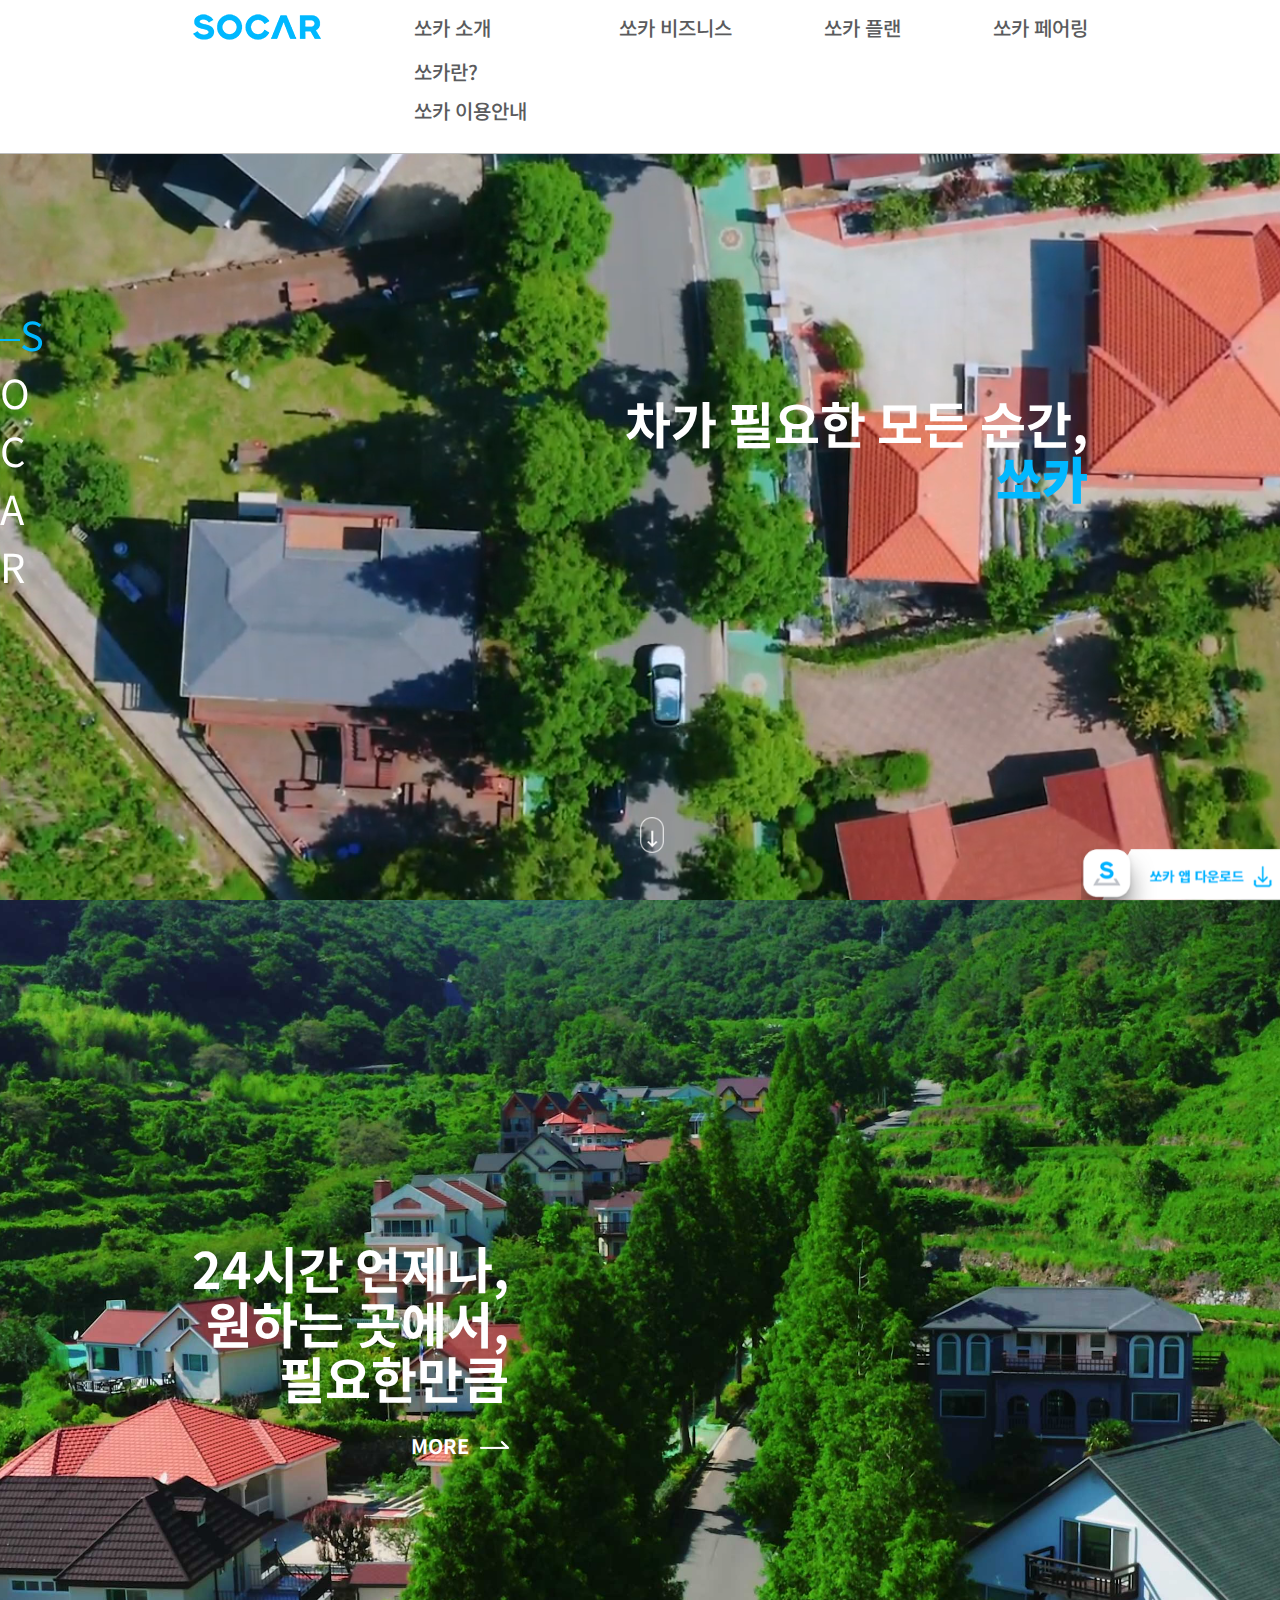
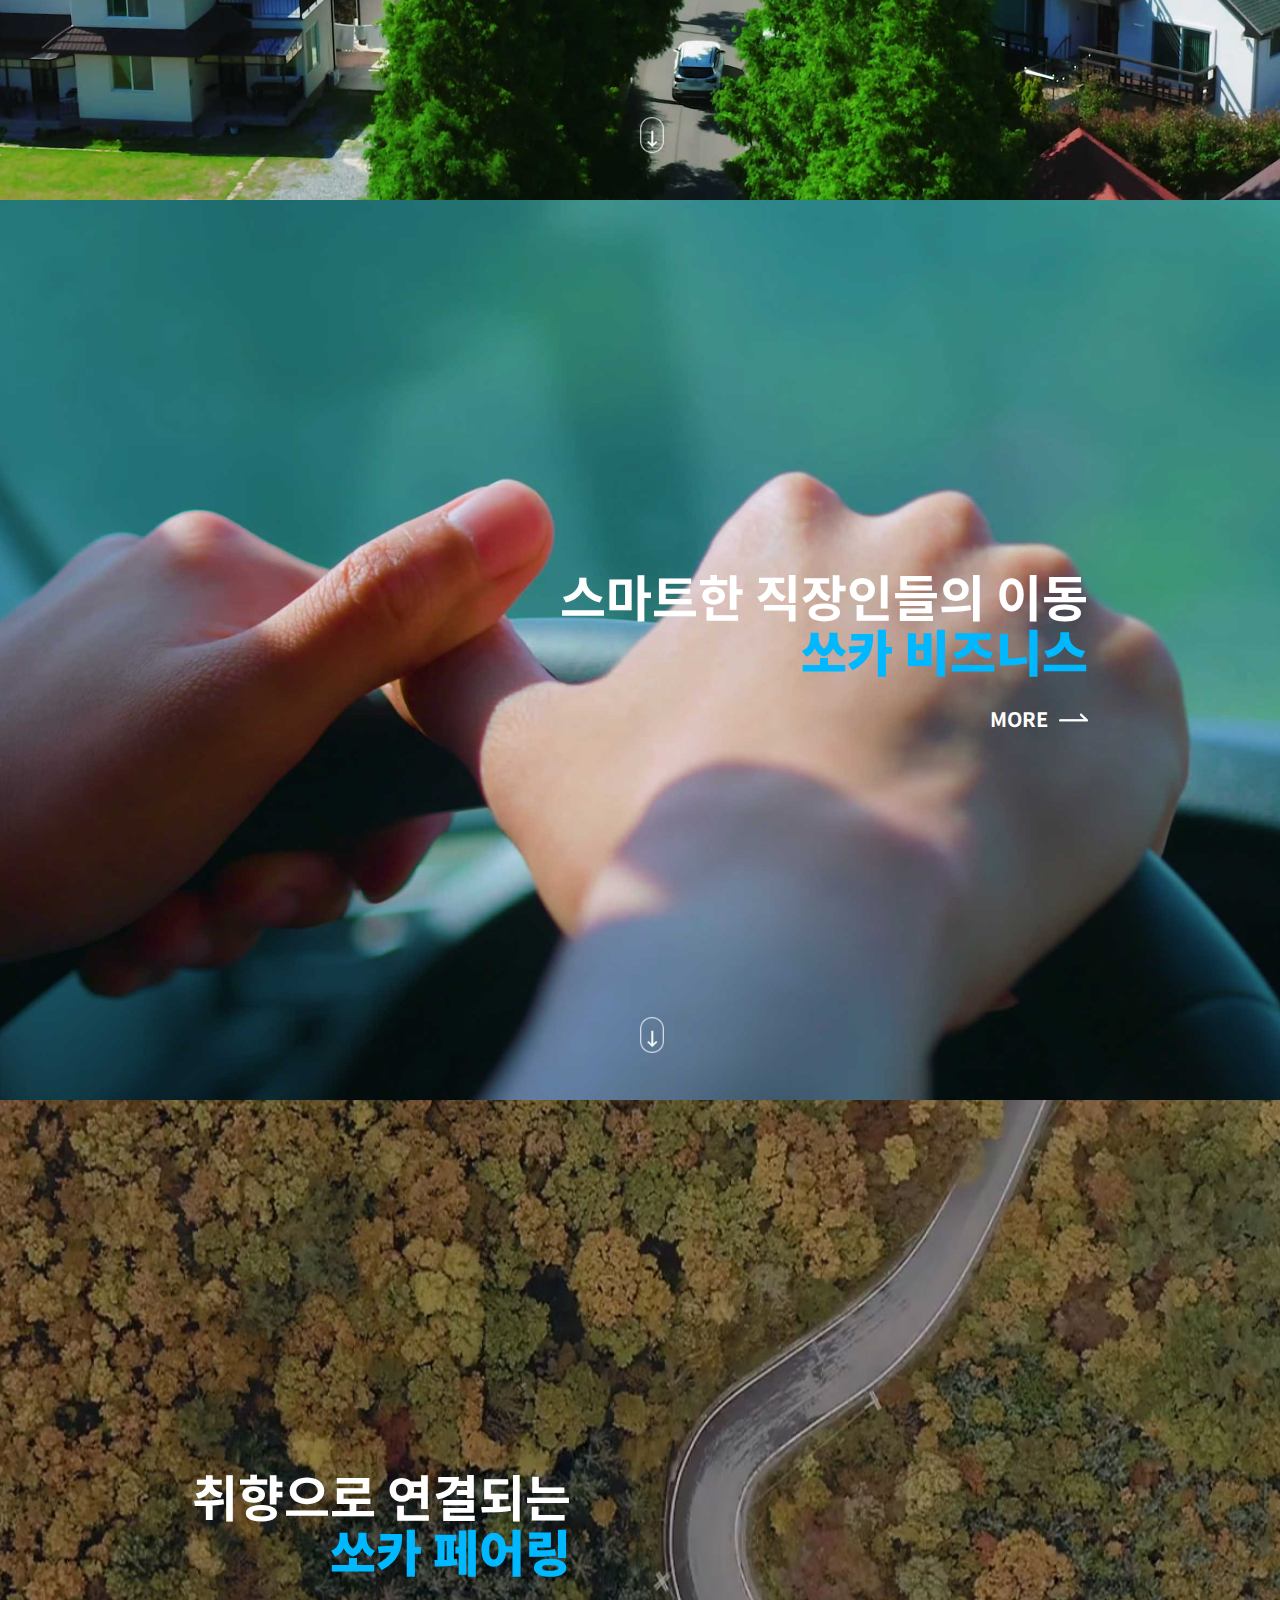
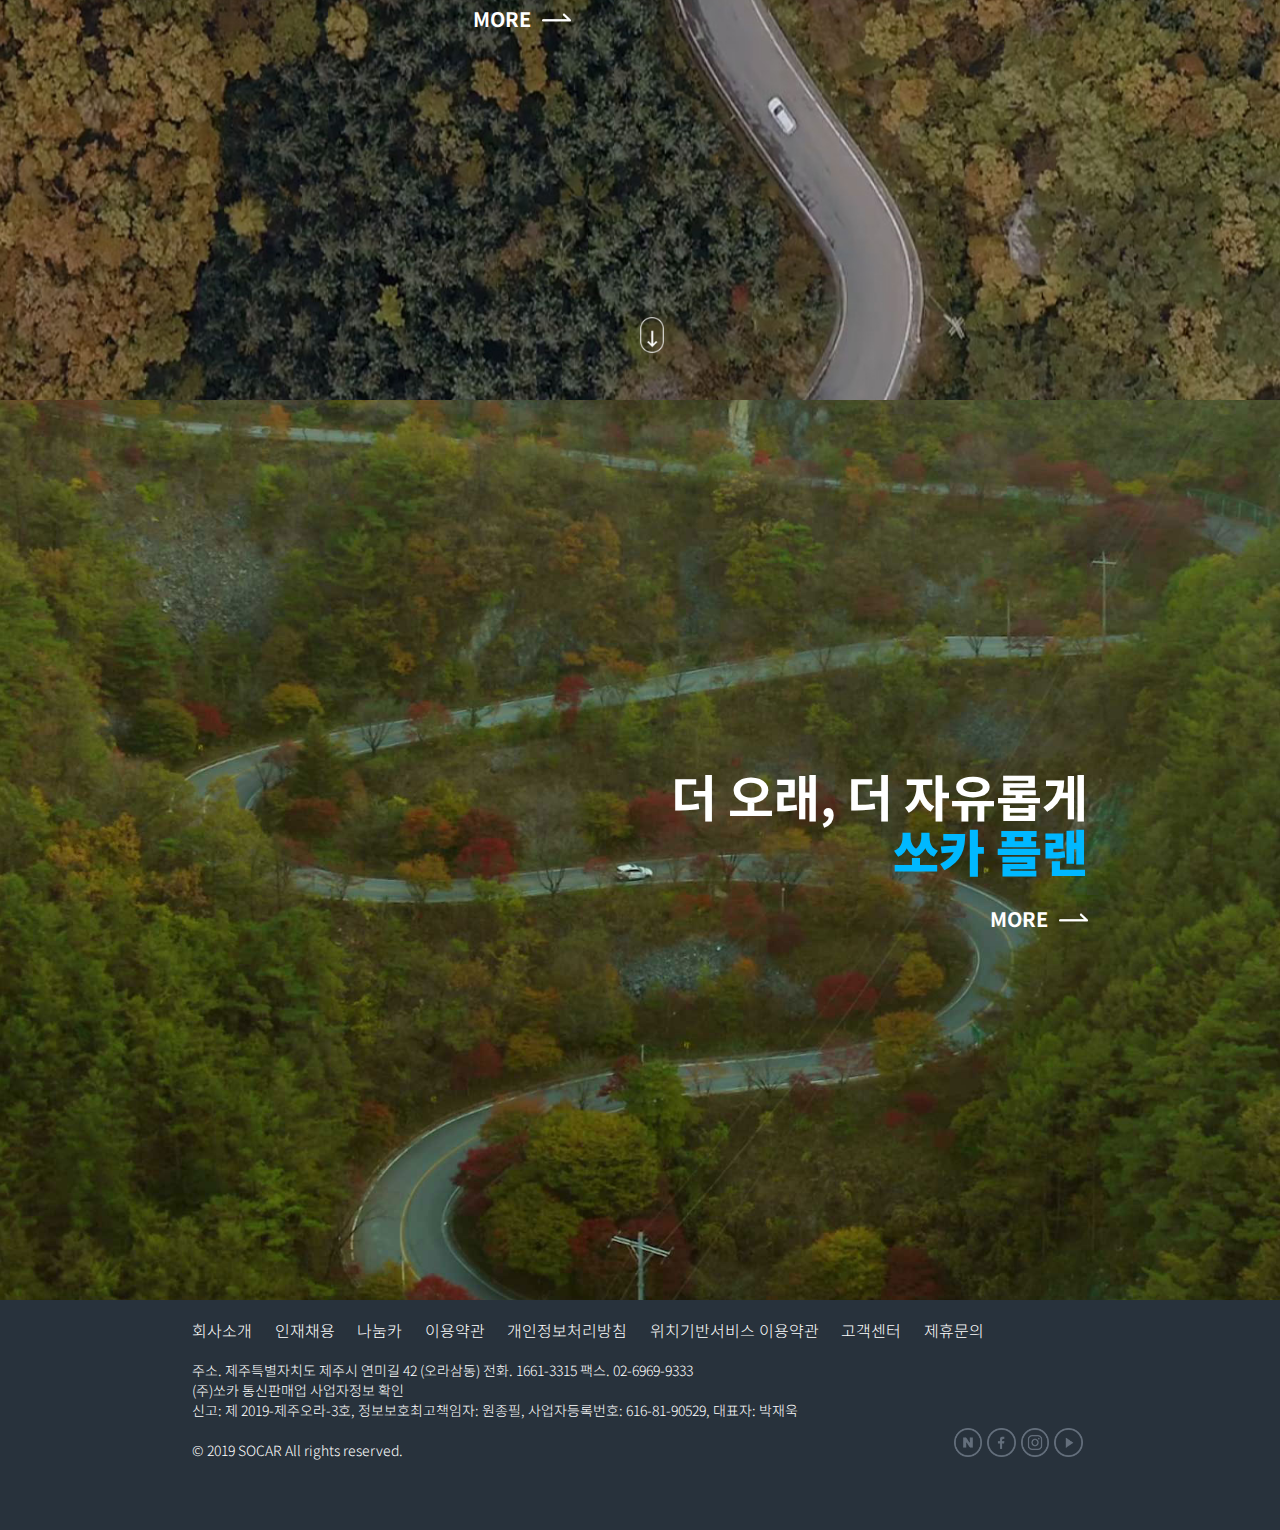
<file: index.html>
<!DOCTYPE html>
<html lang="en">

<head>
    <meta charset="UTF-8">
    <title>차가 필요한 모든 순간, SOCAR</title>
    <link rel="icon" href="img/common/logo.png">
    <meta name="viewport" content="width=device-width,initial-scale=1.0">
    <meta name="mobile-web-app-capable" content="yes">
    <meta name="apple-mobile-web-app-capable" content="yes">
    <link href="css/index.css" rel="stylesheet" type="text/css">
    <script src="js/index.js"></script>
    <script src="js/common.js"></script>

</head>

<body>
    <header>
        <nav>
            <ul class="navigation">
                <a class="toHome" href="index.html"></a>
                <li><a>쏘카 소개</a>
                    <div class="navHover">
                        <a href="information.html">쏘카란?</a>
                        <a href="information02.html">쏘카 이용안내</a>
                    </div>
                </li>
                <li>
                    <a href="business.html" target="_blank">쏘카 비즈니스</a>
                </li>
                <li><a href="plan.html" target="_blank">쏘카 플랜</a></li>
                <li><a href="pairing.html" target="_blank">쏘카 페어링</a></li>
                <div class="burger">
                    <span></span>
                    <span></span>
                    <span></span>
                </div>
            </ul>
        </nav>
    </header>

    <div class="menu">
        <div class="btn">
            <div class="close">
                <span></span>
                <span></span>
            </div>
        </div>
        <ul>
            <li><a class="home" href="index.html"></a></li>
            <li><a>쏘카 소개</a>
                <div class="info">
                    <a href="information.html">쏘카란?</a>
                    <a href="information02.html">쏘카 이용안내</a>
                </div>
            </li>
            <li>
                <a href="business.html" target="_blank">쏘카 비즈니스</a>
            </li>
            <li><a href="plan.html" target="_blank">쏘카 플랜</a></li>
            <li><a href="pairing.html" target="_blank">쏘카 페어링</a></li>
        </ul>
    </div>
    <aside class="indigater">
        <a class="active" data-num="0"><span></span>S</a>
        <a data-num="1">O</a>
        <a data-num="2">C</a>
        <a data-num="3">A</a>
        <a data-num="4">R</a>
    </aside>
    <main>
        <section>
            <article class="main1">
                <div class="mainVisual">
                    <video src="img/index/main1.mp4" autoplay muted loop>
                        이 브라우저에서 지원하지 않는 영상입니다.
                    </video>
                </div>


                <div class="right">
                    <h2>차가 필요한 모든 순간,
                        <strong>쏘카</strong></h2>
                </div>
                <div class="scroll">
                    <img src="img/common/scroll.png" alt="">
                </div>
            </article>

            <article class="main2">
                <div class="mainVisual">
                    <img src="img/index/main2.jpg" alt="">
                </div>

                <div class="left">
                    <h2>24시간 언제나,
                        원하는 곳에서,
                        필요한만큼
                        <a href="information.html">MORE</a></h2>
                </div>
                <div class="scroll">
                    <img src="img/common/scroll.png" alt="">
                </div>
            </article>

            <article class="main3">
                <div class="mainVisual">
                    <img src="img/index/main3.jpg" alt="">
                </div>
                <div class="right">
                    <h2>스마트한 직장인들의 이동
                        <strong>쏘카 비즈니스</strong>
                        <a href="business.html" target="_blank">MORE</a></h2>
                </div>
                <div class="scroll">
                    <img src="img/common/scroll.png" alt="">
                </div>
            </article>

            <article class="main4">
                <div class="mainVisual">
                    <img src="img/index/main4.jpg" alt="">
                </div>
                <div class="left">
                    <h2>취향으로 연결되는
                        <strong>쏘카 페어링</strong>
                        <a href="pairing.html" target="_blank">MORE</a></h2>
                </div>
                <div class="scroll">
                    <img src="img/common/scroll.png" alt="">
                </div>
            </article>

            <article class="main5">
                <div class="mainVisual">
                    <img src="img/index/main5.jpg" alt="">
                </div>
                <div class="right">
                    <h2>더 오래, 더 자유롭게
                        <strong>쏘카 플랜</strong>
                        <a href="plan.html" target="_blank">MORE</a></h2>
                </div>
            </article>

            <footer>
                <div class="footerPack">
                    <div class="aTag">
                        <a>회사소개</a>
                        <a>인재채용</a>
                        <a>나눔카</a>
                        <a>이용약관</a>
                        <a>개인정보처리방침</a>
                        <a>위치기반서비스 이용약관</a>
                        <a>고객센터</a>
                        <a>제휴문의</a>
                    </div>
                    <div class="fBottom">
                        <p>주소. 제주특별자치도 제주시 연미길 42 (오라삼동) 전화. 1661-3315 팩스. 02-6969-9333
                            (주)쏘카 통신판매업 사업자정보 확인
                            신고: 제 2019-제주오라-3호, 정보보호최고책임자: 원종필, 사업자등록번호: 616-81-90529, 대표자: 박재욱

                            © 2019 SOCAR All rights reserved.</p>
                        <div class="sns">
                            <a href="#"><img src="img/common/blog.png" alt=""></a>
                            <a href="#"><img src="img/common/facebook.png" alt=""></a>
                            <a href="#"><img src="img/common/instagram.png" alt=""></a>
                            <a href="#"><img src="img/common/youtube.png" alt=""></a>
                        </div>
                    </div>
                </div>
            </footer>
        </section>
    </main>

    <a href="https://play.google.com/store/apps/details?id=socar.Socar" target="_blank" class="download"><img
            src="img/common/download.png" alt=""></a>





</body>

</html>
</file>
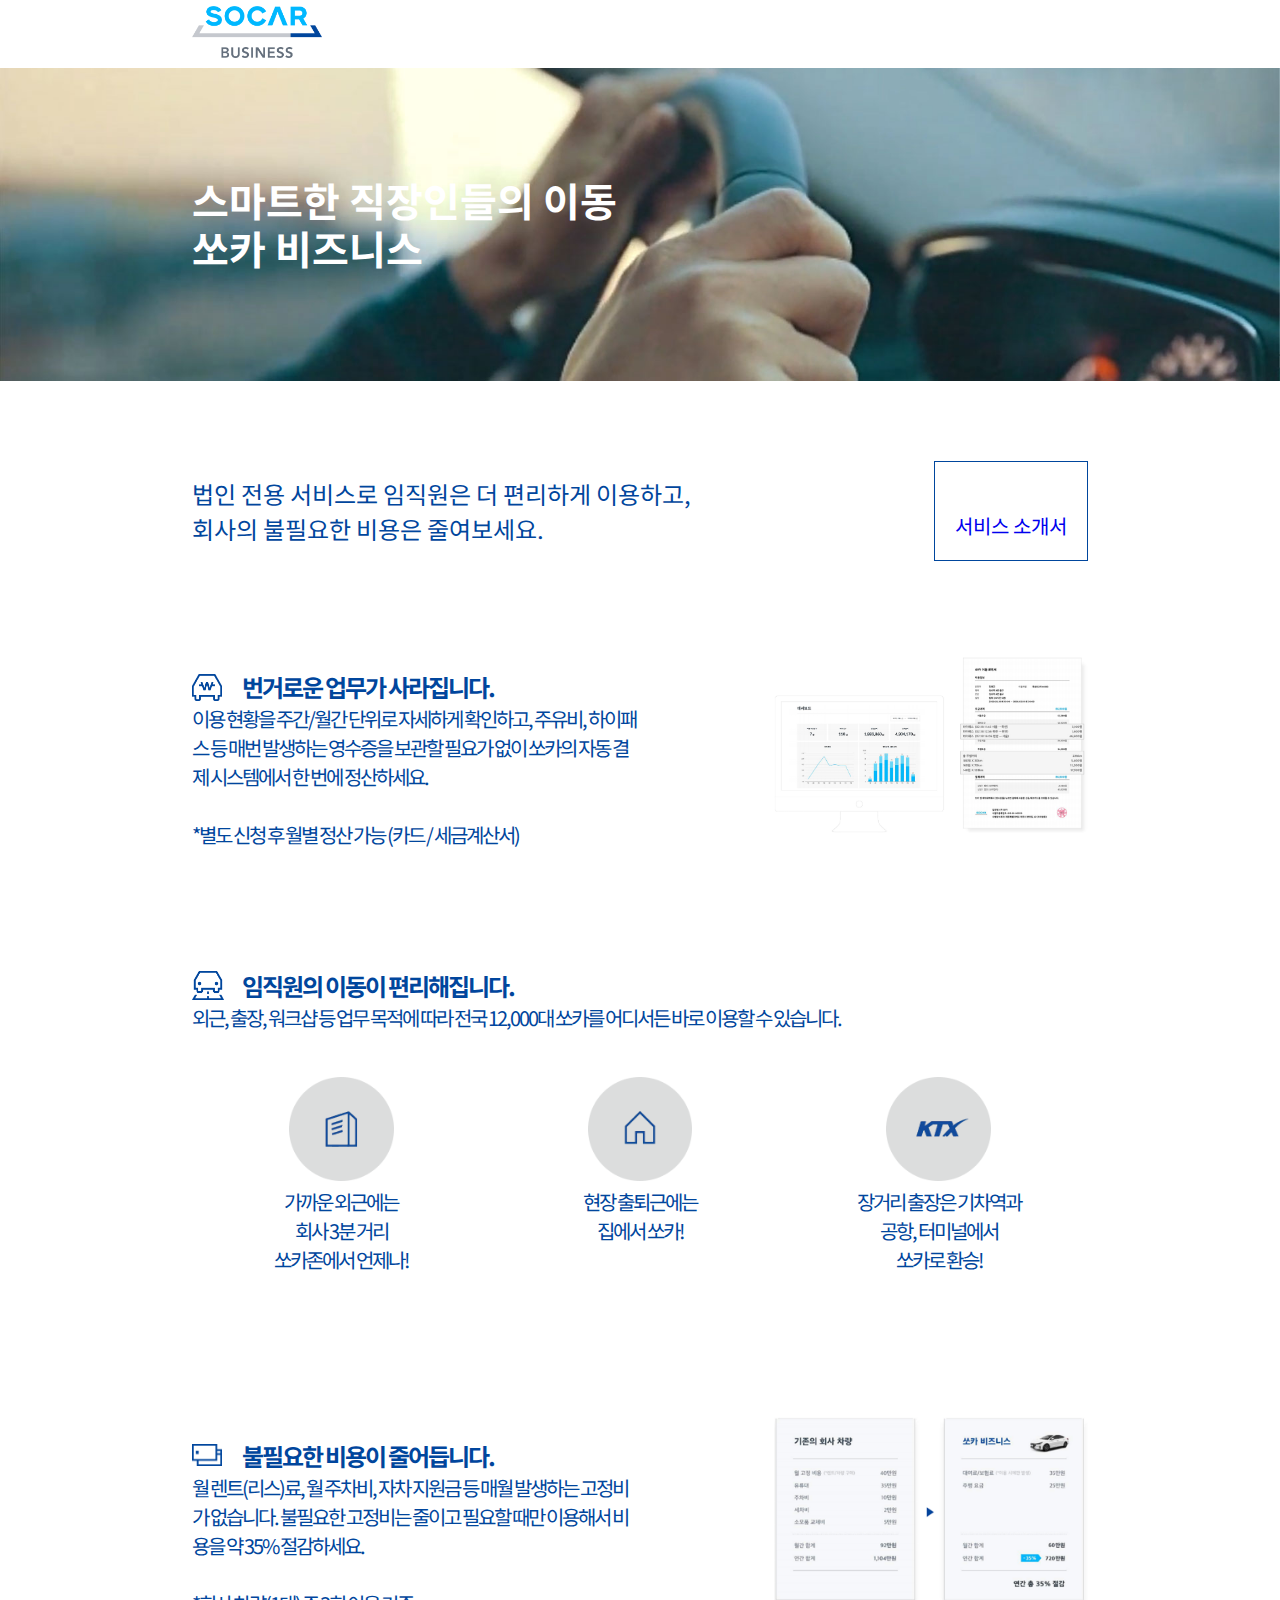
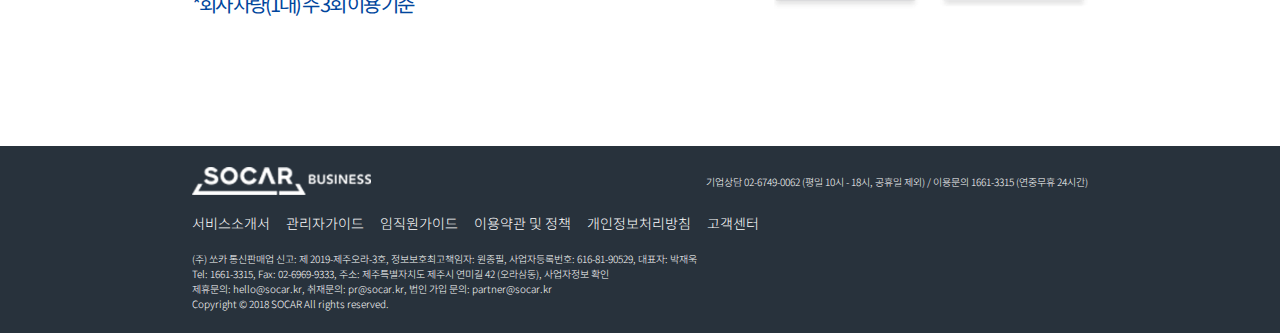
<file: business.html>
<!DOCTYPE html>
<html lang="en">

<head>
    <meta charset="UTF-8">
    <title>스마트한 직장인들의 이동, 쏘카 비즈니스</title>
    <link rel="icon" href="img/business/logo.png">
    <meta name="viewport" content="width=device-width,initial-scale=1.0">
    <link href="css/business.css" rel="stylesheet" type="text/css">
    <script src="js/common_service.js"></script>
</head>

<body>
    <header>
        <nav class="service_nav">
            <a class="toHome"><img src="img/business/logo_b.png" alt=""></a>
        </nav>
    </header>

    <article>
        <figure>
            <img src="img/business/business_main.jpg" alt="">
            <figcaption>
                <strong>스마트한 직장인들의 이동
                    쏘카 비즈니스
                </strong>
            </figcaption>
        </figure>

        <section>
            <div class="bus_top">
                <p>법인 전용 서비스로 임직원은 더 편리하게 이용하고,
                    회사의 불필요한 비용은 줄여보세요.</p>
                <p>
                    <a href="https://www.socar.kr/static/pdf/socar-business-service-introduce.pdf" target="_blank">
                        서비스 소개서</a>
                </p>
            </div>
            <ul class="bus_mid">
                <li>
                    <p>
                        <strong>번거로운 업무가 사라집니다.</strong>
                        이용 현황을 주간/월간 단위로 자세하게 확인하고, 주유비, 하이패스 등 매번 발생하는 영수증을 보관할 필요가 없이 쏘카의 자동 결제 시스템에서 한 번에 정산하세요.

                        *별도 신청 후 월별 정산 가능 (카드 / 세금계산서)
                    </p>
                    <img src="img/business/bus_img3.png" alt="">
                </li>

                <li>
                    <p>
                        <strong>임직원의 이동이 편리해집니다.</strong>
                        외근, 출장, 워크샵 등 업무 목적에 따라 전국 12,000대 쏘카를 어디서든 바로 이용할 수 있습니다.
                    </p>
                    <div class="icon_pack">
                        <p><img src="img/business/bus_icon1.png" alt="">
                            가까운 외근에는
                            회사 3분 거리
                            쏘카존에서 언제나!</p>
                        <p><img src="img/business/bus_icon3.png" alt="">
                            현장 출퇴근에는
                            집에서 쏘카!</p>
                        <p><img src="img/business/bus_icon2.png" alt="">
                            장거리 출장은 기차역과
                            공항, 터미널에서
                            쏘카로 환승!</p>

                    </div>
                </li>
                <li>
                    <p>
                        <strong>불필요한 비용이 줄어듭니다.</strong>
                        월 렌트(리스)료, 월 주차비, 자차 지원금 등 매월 발생하는 고정비가 없습니다. 불필요한 고정비는 줄이고 필요할 때만 이용해서 비용을 약 35% 절감하세요.

                        *회사 차량(1대) 주 3회 이용 기준
                    </p>
                    <img src="img/business/bus_img1.png" alt="">
                </li>

            </ul>
        </section>

    </article>






    <footer>
        <div class="footerPack">
            <div class="fTop">
                <img src="img/business/logo_w.png" alt="">
                <p>기업상담 02-6749-0062 (평일 10시 - 18시, 공휴일 제외) / 이용문의 1661-3315 (연중무휴 24시간)</p>
            </div>
            <div class="fMid">
                <a>서비스소개서</a>
                <a>관리자가이드</a>
                <a>임직원가이드</a>
                <a>이용약관 및 정책</a>
                <a>개인정보처리방침</a>
                <a>고객센터</a>
            </div>
            <div class="fBottom">
                <p>(주) 쏘카 통신판매업 신고: 제 2019-제주오라-3호, 정보보호최고책임자: 원종필, 사업자등록번호: 616-81-90529, 대표자: 박재욱
                    Tel: 1661-3315, Fax: 02-6969-9333, 주소: 제주특별자치도 제주시 연미길 42 (오라삼동), 사업자정보 확인
                    제휴문의: hello@socar.kr, 취재문의: pr@socar.kr, 법인 가입 문의: partner@socar.kr
                    Copyright © 2018 SOCAR All rights reserved.</p>
            </div>
        </div>
    </footer>



</body>

</html>
</file>
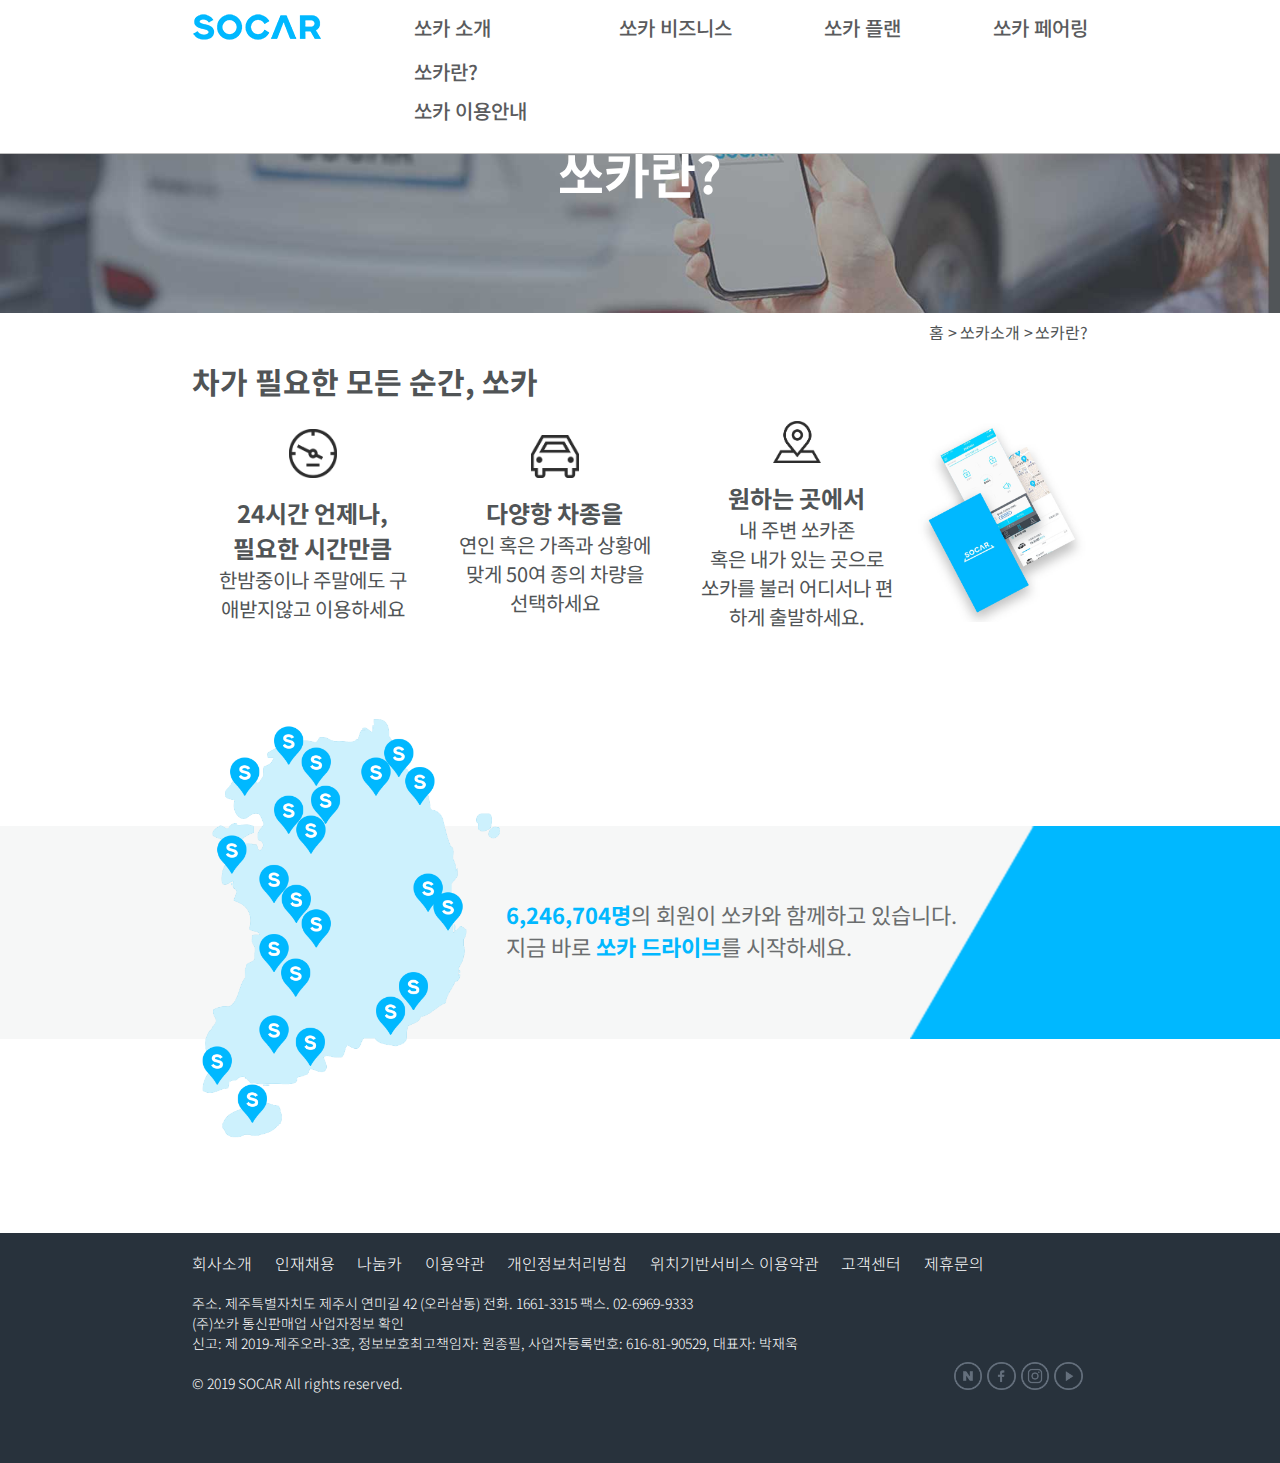
<file: information.html>
<!DOCTYPE html>
<html lang="en">

<head>
    <meta charset="UTF-8">
    <title>차가 필요한 모든 순간, SOCAR</title>
    <link rel="icon" href="img/common/logo.png">
    <meta name="viewport" content="width=device-width,initial-scale=1.0">
    <link href="css/information.css" rel="stylesheet" type="text/css">
    <script src="js/common.js"></script>
</head>

<body>
    <header>
        <nav>
            <ul class="navigation">
                <a class="toHome" href="index.html"></a>
                <li><a>쏘카 소개</a>
                    <div class="navHover">
                        <a href="information.html">쏘카란?</a>
                        <a href="information02.html">쏘카 이용안내</a>
                    </div>
                </li>
                <li>
                    <a href="business.html" target="_blank">쏘카 비즈니스</a>
                </li>
                <li><a href="plan.html" target="_blank">쏘카 플랜</a></li>
                <li><a href="pairing.html" target="_blank">쏘카 페어링</a></li>
                <div class="burger">
                    <span></span>
                    <span></span>
                    <span></span>
                </div>
            </ul>
        </nav>
    </header>
    <div class="menu">
        <div class="btn">
            <div class="close">
                <span></span>
                <span></span>
            </div>
        </div>
        <ul>
            <li><a class="home" href="index.html"></a></li>
            <li><a>쏘카 소개</a>
                <div class="info">
                    <a href="information.html">쏘카란?</a>
                    <a href="information02.html">쏘카 이용안내</a>
                </div>
            </li>
            <li>
                <a href="business.html" target="_blank">쏘카 비즈니스</a>
            </li>
            <li><a href="plan.html" target="_blank">쏘카 플랜</a></li>
            <li><a href="pairing.html" target="_blank">쏘카 페어링</a></li>

        </ul>
    </div>

    <article class="top">
        <img src="img/information/img01.jpg" alt="">
        <div class="info_top">
            <h2>쏘카란?</h2>
        </div>
        <div class="map">
            <a href="index.html">홈 ></a>
            <a>쏘카소개 ></a>
            <a href="information.html">쏘카란?</a>
        </div>
    </article>
    <article class="info_con">
        <div class="manual1">
            <h3>차가 필요한 모든 순간, 쏘카</h3>
            <div class="manual_con">
                <ul>
                    <li>
                        <img src="img/information/info_time.png" alt="">
                        <strong>
                            24시간 언제나,
                            필요한 시간만큼
                        </strong>
                        <p>한밤중이나 주말에도 구애받지않고 이용하세요</p>
                    </li>
                    <li>
                        <img src="img/information/info_car.png" alt="">
                        <strong>
                            다양항 차종을
                        </strong>
                        <p>연인 혹은 가족과 상황에 맞게 50여 종의 차량을 선택하세요 </p>
                    </li>
                    <li>
                        <img src="img/information/info_map.png" alt="">
                        <strong>
                            원하는 곳에서
                        </strong>
                        <p>내 주변 쏘카존
                            혹은 내가 있는 곳으로 쏘카를 불러 어디서나 편하게 출발하세요.</p>
                    </li>
                    <li>
                        <img src="img/information/img02.jpg" alt="">
                    </li>
                </ul>

            </div>
        </div>
    </article>

    <div class="info_back">
        <img src="img/information/img03.png" alt="">

        <article class="info_con">
            <div class="manual2">
                <figure>
                    <img src="img/information/map.png" alt="">
                    <figcaption>
                        <p><strong>6,246,704명</strong>의 회원이 쏘카와 함께하고 있습니다.
                            지금 바로 <strong>쏘카 드라이브</strong>를 시작하세요.</p>
                    </figcaption>
                </figure>
            </div>
        </article>
    </div>





    <footer>
        <div class="footerPack">
            <div class="aTag">
                <a>회사소개</a>
                <a>인재채용</a>
                <a>나눔카</a>
                <a>이용약관</a>
                <a>개인정보처리방침</a>
                <a>위치기반서비스 이용약관</a>
                <a>고객센터</a>
                <a>제휴문의</a>
            </div>
            <div class="fBottom">
                <p>주소. 제주특별자치도 제주시 연미길 42 (오라삼동) 전화. 1661-3315 팩스. 02-6969-9333
                    (주)쏘카 통신판매업 사업자정보 확인
                    신고: 제 2019-제주오라-3호, 정보보호최고책임자: 원종필, 사업자등록번호: 616-81-90529, 대표자: 박재욱

                    © 2019 SOCAR All rights reserved.</p>
                <div class="sns">
                    <a href="#"><img src="img/common/blog.png" alt=""></a>
                    <a href="#"><img src="img/common/facebook.png" alt=""></a>
                    <a href="#"><img src="img/common/instagram.png" alt=""></a>
                    <a href="#"><img src="img/common/youtube.png" alt=""></a>
                </div>
            </div>
        </div>
    </footer>



</body>

</html>
</file>
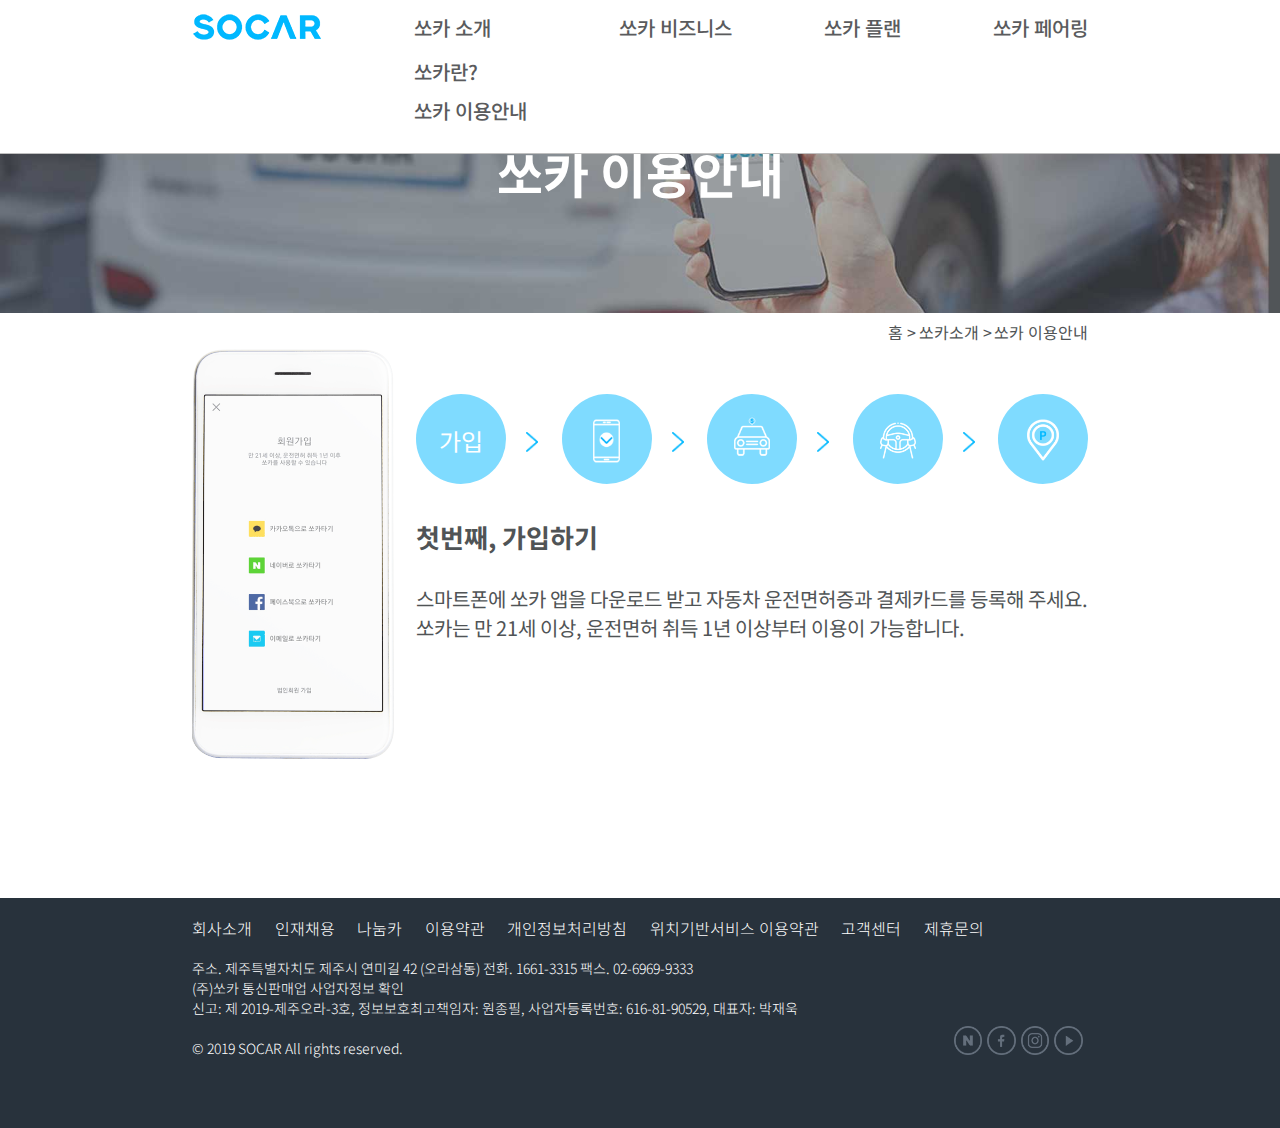
<file: information02.html>
<!DOCTYPE html>
<html lang="en">

<head>
    <meta charset="UTF-8">
    <title>차가 필요한 모든 순간, SOCAR</title>
    <link rel="icon" href="img/common/logo.png">
    <meta name="viewport" content="width=device-width,initial-scale=1.0">
    <link href="css/information02.css" rel="stylesheet" type="text/css">
    <script src="js/common.js"></script>
</head>

<body>
    <header>
        <nav>
            <ul class="navigation">
                <a class="toHome" href="index.html"></a>
                <li><a>쏘카 소개</a>
                    <div class="navHover">
                        <a href="information.html">쏘카란?</a>
                        <a href="information02.html">쏘카 이용안내</a>
                    </div>
                </li>
                <li>
                    <a href="business.html" target="_blank">쏘카 비즈니스</a>
                </li>
                <li><a href="plan.html" target="_blank">쏘카 플랜</a></li>
                <li><a href="pairing.html" target="_blank">쏘카 페어링</a></li>
                <div class="burger">
                    <span></span>
                    <span></span>
                    <span></span>
                </div>
            </ul>
        </nav>
    </header>
    <div class="menu">
        <div class="btn">
            <div class="close">
                <span></span>
                <span></span>
            </div>
        </div>
        <ul>
            <li><a class="home" href="index.html"></a></li>
            <li><a>쏘카 소개</a>
                <div class="info">
                    <a href="information.html">쏘카란?</a>
                    <a href="information02.html">쏘카 이용안내</a>
                </div>
            </li>
            <li>
                <a href="business.html" target="_blank">쏘카 비즈니스</a>
            </li>
            <li><a href="plan.html" target="_blank">쏘카 플랜</a></li>
            <li><a href="pairing.html" target="_blank">쏘카 페어링</a></li>

        </ul>
    </div>

    <article class="top">
        <img src="img/information/img01.jpg" alt="">
        <div class="info_top">
            <h2>쏘카 이용안내</h2>
        </div>
        <div class="map">
            <a href="index.html">홈 ></a>
            <a>쏘카소개 ></a>
            <a href="information02.html">쏘카 이용안내</a>
        </div>
    </article>

    <article class="instructions">
        <div class="info2container">
            <section class="mobile">
                <img class="active" src="img/information/mobile01.png" alt="">
                <img src="img/information/mobile02.png" alt="">
                <img src="img/information/mobile03.png" alt="">
                <img src="img/information/mobile04.png" alt="">
                <img src="img/information/mobile05.png" alt="">
            </section>

            <section class="info_right">
                <div class="img_container">
                    <a class="active" data-num="0">
                        <p>가입</p>
                    </a>
                    <span><img src="img/information/arrow_b.png" alt=""></span>
                    <a data-num="1">
                        <p>예약</p>
                    </a>
                    <span><img src="img/information/arrow_b.png" alt=""></span>
                    <a data-num="2">
                        <p>찾기</p>
                    </a>
                    <span><img src="img/information/arrow_b.png" alt=""></span>
                    <a data-num="3">
                        <p>이용</p>
                    </a>
                    <span><img src="img/information/arrow_b.png" alt=""></span>
                    <a data-num="4">
                        <p>반납</p>
                    </a>
                </div>

                <div class="description_container">
                    <p class="active"><strong>첫번째, 가입하기</strong>

                        스마트폰에 쏘카 앱을 다운로드 받고 자동차 운전면허증과 결제카드를 등록해 주세요. 쏘카는 만 21세 이상, 운전면허 취득 1년 이상부터 이용이 가능합니다.
                    </p>
                    <p><strong>두번째, 예약하기</strong>

                        이용 시간을 설정하고 차량이 필요한 장소와 원하는 차종을 선택해 주세요. 가까운 쏘카존에서 예약하거나 내 집 앞으로 쏘카를 부를 수도 있습니다.
                    </p>
                    <p><strong>세번째, 차량찾기</strong>

                        차량이 주차된 쏘카존의 상세 정보를 쏘카 앱에서 확인하세요. 쏘카 앱 내 스마트키로 비상등을 켜거나 경적을 울려 쏘카를 보다 손쉽게 찾을 수 있습니다.
                    </p>
                    <p><strong>네번째, 이용하기</strong>

                        탑승 전 외관, 내부, 기름양 등 차량 상태를 확인해 주세요. 쏘카 앱 내 스마트키로 간편하게 차량 문을 열고 닫을 수 있습니다.
                    </p>
                    <p><strong>다섯번째, 반납하기</strong>

                        지정된 장소에 주차 후 차량 내 놓고 내리는 물건은 없는지 확인해 주세요. 차 문을 잠근 후 반납하기 버튼을 누르면 이용이 완료됩니다.
                    </p>

                </div>
            </section>
        </div>
    </article>






    <footer>
        <div class="footerPack">
            <div class="aTag">
                <a>회사소개</a>
                <a>인재채용</a>
                <a>나눔카</a>
                <a>이용약관</a>
                <a>개인정보처리방침</a>
                <a>위치기반서비스 이용약관</a>
                <a>고객센터</a>
                <a>제휴문의</a>
            </div>
            <div class="fBottom">
                <p>주소. 제주특별자치도 제주시 연미길 42 (오라삼동) 전화. 1661-3315 팩스. 02-6969-9333
                    (주)쏘카 통신판매업 사업자정보 확인
                    신고: 제 2019-제주오라-3호, 정보보호최고책임자: 원종필, 사업자등록번호: 616-81-90529, 대표자: 박재욱

                    © 2019 SOCAR All rights reserved.</p>
                <div class="sns">
                    <a href="#"><img src="img/common/blog.png" alt=""></a>
                    <a href="#"><img src="img/common/facebook.png" alt=""></a>
                    <a href="#"><img src="img/common/instagram.png" alt=""></a>
                    <a href="#"><img src="img/common/youtube.png" alt=""></a>
                </div>
            </div>
        </div>
    </footer>



</body>

</html>
</file>
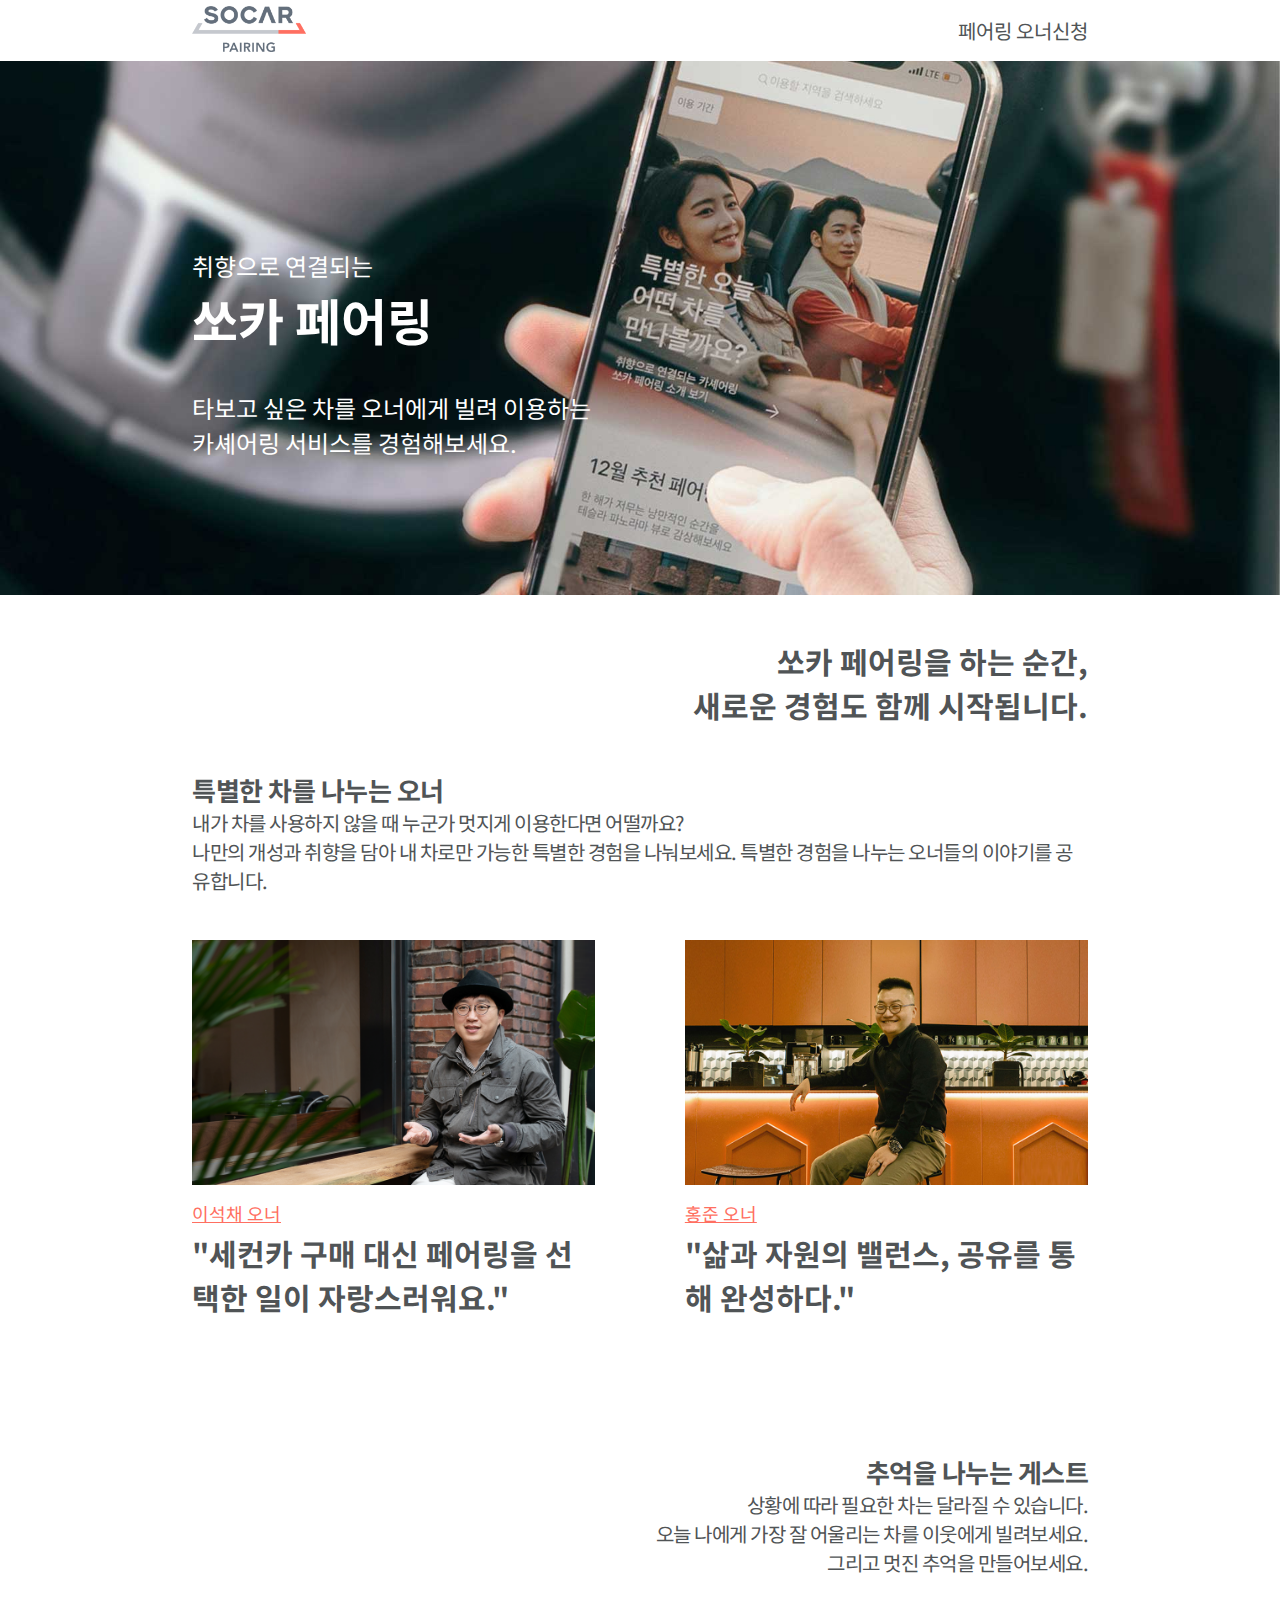
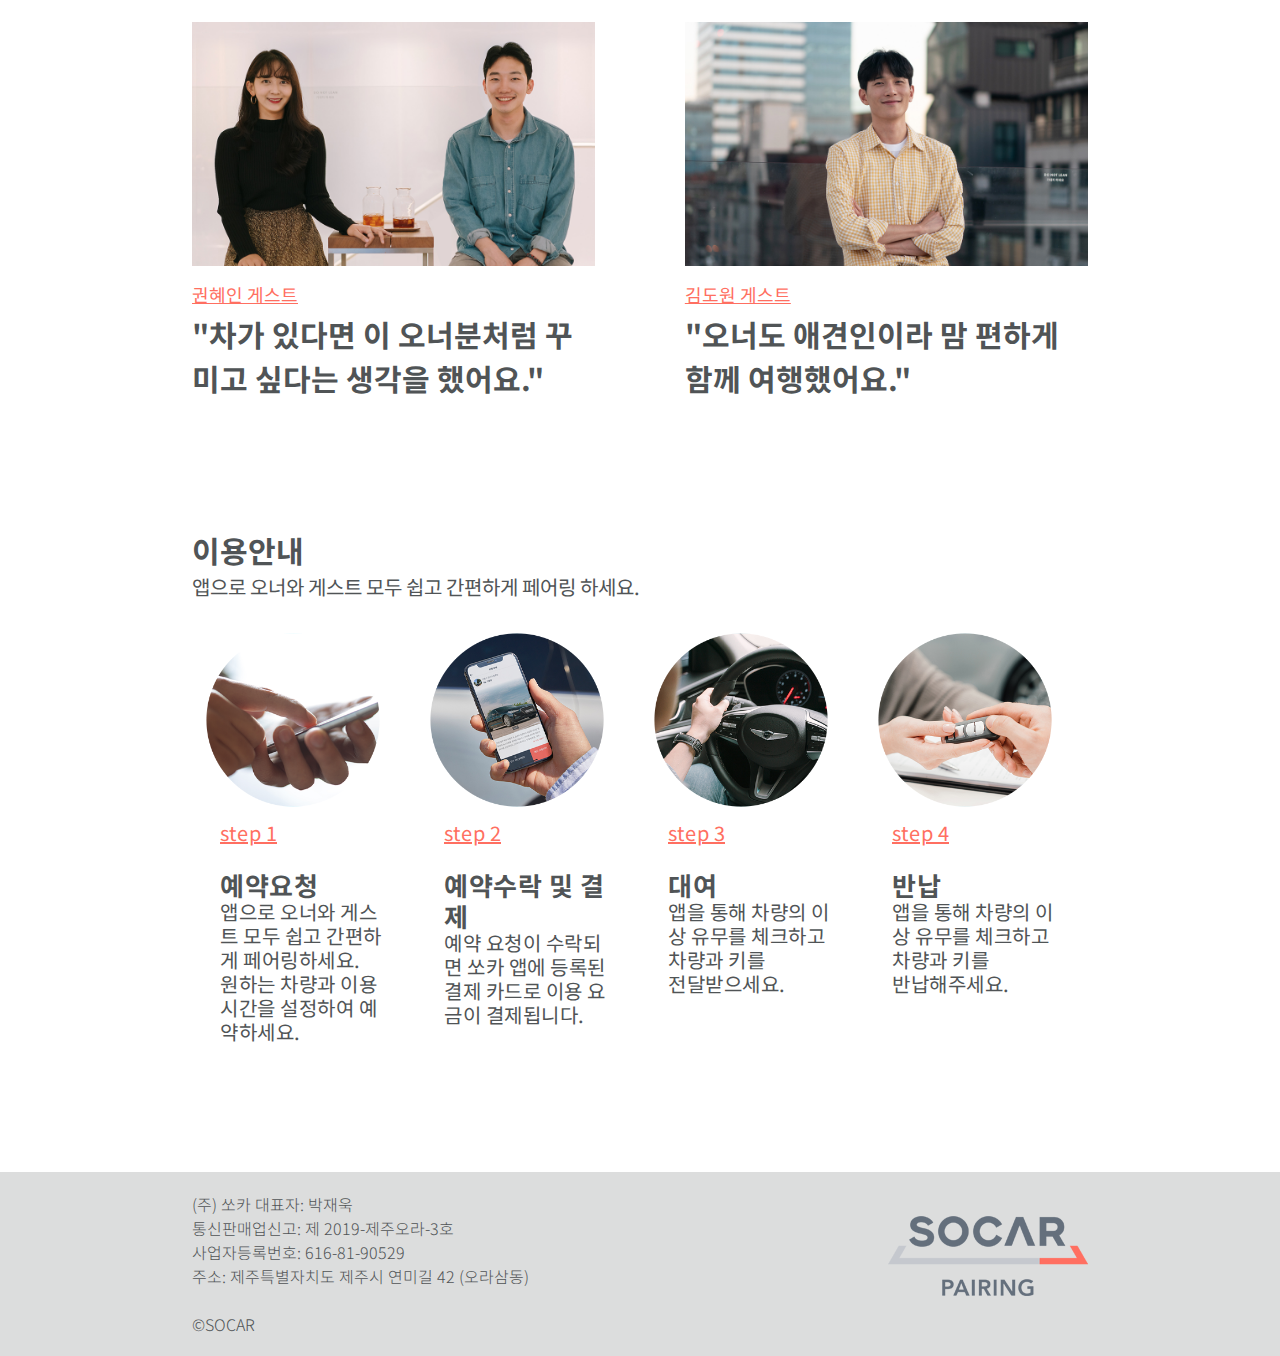
<file: pairing.html>
<!DOCTYPE html>
<html lang="en">

<head>
    <meta charset="UTF-8">
    <title>취향으로 연결되는 쏘카 페어링</title>
    <link rel="icon" href="img/pairing/logo11.png">
    <meta name="viewport" content="width=device-width,initial-scale=1.0">
    <link href="css/pairing.css" rel="stylesheet" type="text/css">
    <script src="js/common_service.js"></script>
</head>

<body>
    <header>
        <nav class="service_nav">
            <a class="toHome" href="pairing.html"><img src="img/pairing/logo.png" alt=""></a>
            <div class="service_nav_a">
                <a href="pairing2.html">페어링 오너신청</a>
            </div>
        </nav>
    </header>

    <article class="pairing_article">
        <figure>
            <img src="img/pairing/pairing_main.jpg" alt="">
            <figcaption>
                <p>취향으로 연결되는
                    <strong>쏘카 페어링</strong>

                    타보고 싶은 차를 오너에게 빌려 이용하는
                    카셰어링 서비스를 경험해보세요.</p>
            </figcaption>
        </figure>

        <section class="pairing_exp">
            <h3>
                쏘카 페어링을 하는 순간,
                새로운 경험도 함께 시작됩니다.
            </h3>
            <div class="pairing_sub">
                <p><strong>특별한 차를 나누는 오너</strong>
                    내가 차를 사용하지 않을 때 누군가 멋지게 이용한다면 어떨까요?
                    나만의 개성과 취향을 담아 내 차로만 가능한 특별한 경험을 나눠보세요. 특별한 경험을 나누는 오너들의 이야기를 공유합니다.
                </p>
            </div>
            <ul>
                <li>
                    <img src="/img/pairing/per1.png" alt="">
                    <p>이석채 오너</p>
                    <strong>"세컨카 구매 대신 페어링을
                        선택한 일이 자랑스러워요."</strong>
                </li>
                <li>
                    <img src="/img/pairing/per2.jpg" alt="">
                    <p>홍준 오너</p>
                    <strong>"삶과 자원의 밸런스, 공유를 통해 완성하다."</strong>
                </li>
            </ul>

            <div class="pairing_sub">
                <p><strong>추억을 나누는 게스트</strong>
                    상황에 따라 필요한 차는 달라질 수 있습니다.
                    오늘 나에게 가장 잘 어울리는 차를 이웃에게 빌려보세요.
                    그리고 멋진 추억을 만들어보세요.
                </p>
            </div>
            <ul>
                <li>
                    <img src="/img/pairing/per3.jpg" alt="">
                    <p>권혜인 게스트</p>
                    <strong>"차가 있다면 이 오너분처럼
                        꾸미고 싶다는 생각을 했어요."</strong>
                </li>
                <li>
                    <img src="/img/pairing/per4.jpg" alt="">
                    <p>김도원 게스트</p>
                    <strong>"오너도 애견인이라
                        맘 편하게 함께 여행했어요."</strong>
                </li>
            </ul>
        </section>
        <section class="pairing_instructions">
            <div class="pairing_sub2">
                <h4>이용안내</h4>
                <p>앱으로 오너와 게스트 모두 쉽고 간편하게 페어링 하세요.</p>
            </div>
            <ul>
                <li>
                    <img src="/img/pairing/s1.png" alt="">
                    <p><span>step 1</span>
                        <strong>예약요청</strong>
                        앱으로 오너와 게스트 모두 쉽고 간편하게 페어링하세요.
                        원하는 차량과 이용 시간을 설정하여 예약하세요.
                    </p>
                </li>
                <li>
                    <img src="/img/pairing/s2.png" alt="">
                    <p><span>step 2</span>
                        <strong>예약수락 및 결제</strong>
                        예약 요청이 수락되면 쏘카 앱에 등록된 결제 카드로 이용 요금이 결제됩니다.
                    </p>
                </li>
                <li>
                    <img src="/img/pairing/s3.png" alt="">
                    <p><span>step 3</span>
                        <strong>대여</strong>
                        앱을 통해 차량의 이상 유무를 체크하고 차량과 키를
                        전달받으세요.
                    </p>
                </li>
                <li>
                    <img src="/img/pairing/s4.png" alt="">
                    <p><span>step 4</span>
                        <strong>반납</strong>
                        앱을 통해 차량의 이상 유무를 체크하고 차량과 키를
                        반납해주세요.
                    </p>
                </li>
            </ul>
        </section>
    </article>






    <footer>
        <div class="footerPack">
            <div>
                <p>(주) 쏘카 대표자: 박재욱
                    통신판매업신고: 제 2019-제주오라-3호
                    사업자등록번호: 616-81-90529
                    주소: 제주특별자치도 제주시 연미길 42 (오라삼동)

                    ©SOCAR</p>
                <p>
                    <img src="img/pairing/logo.png" alt="">
                </p>
            </div>
        </div>
    </footer>



</body>

</html>
</file>
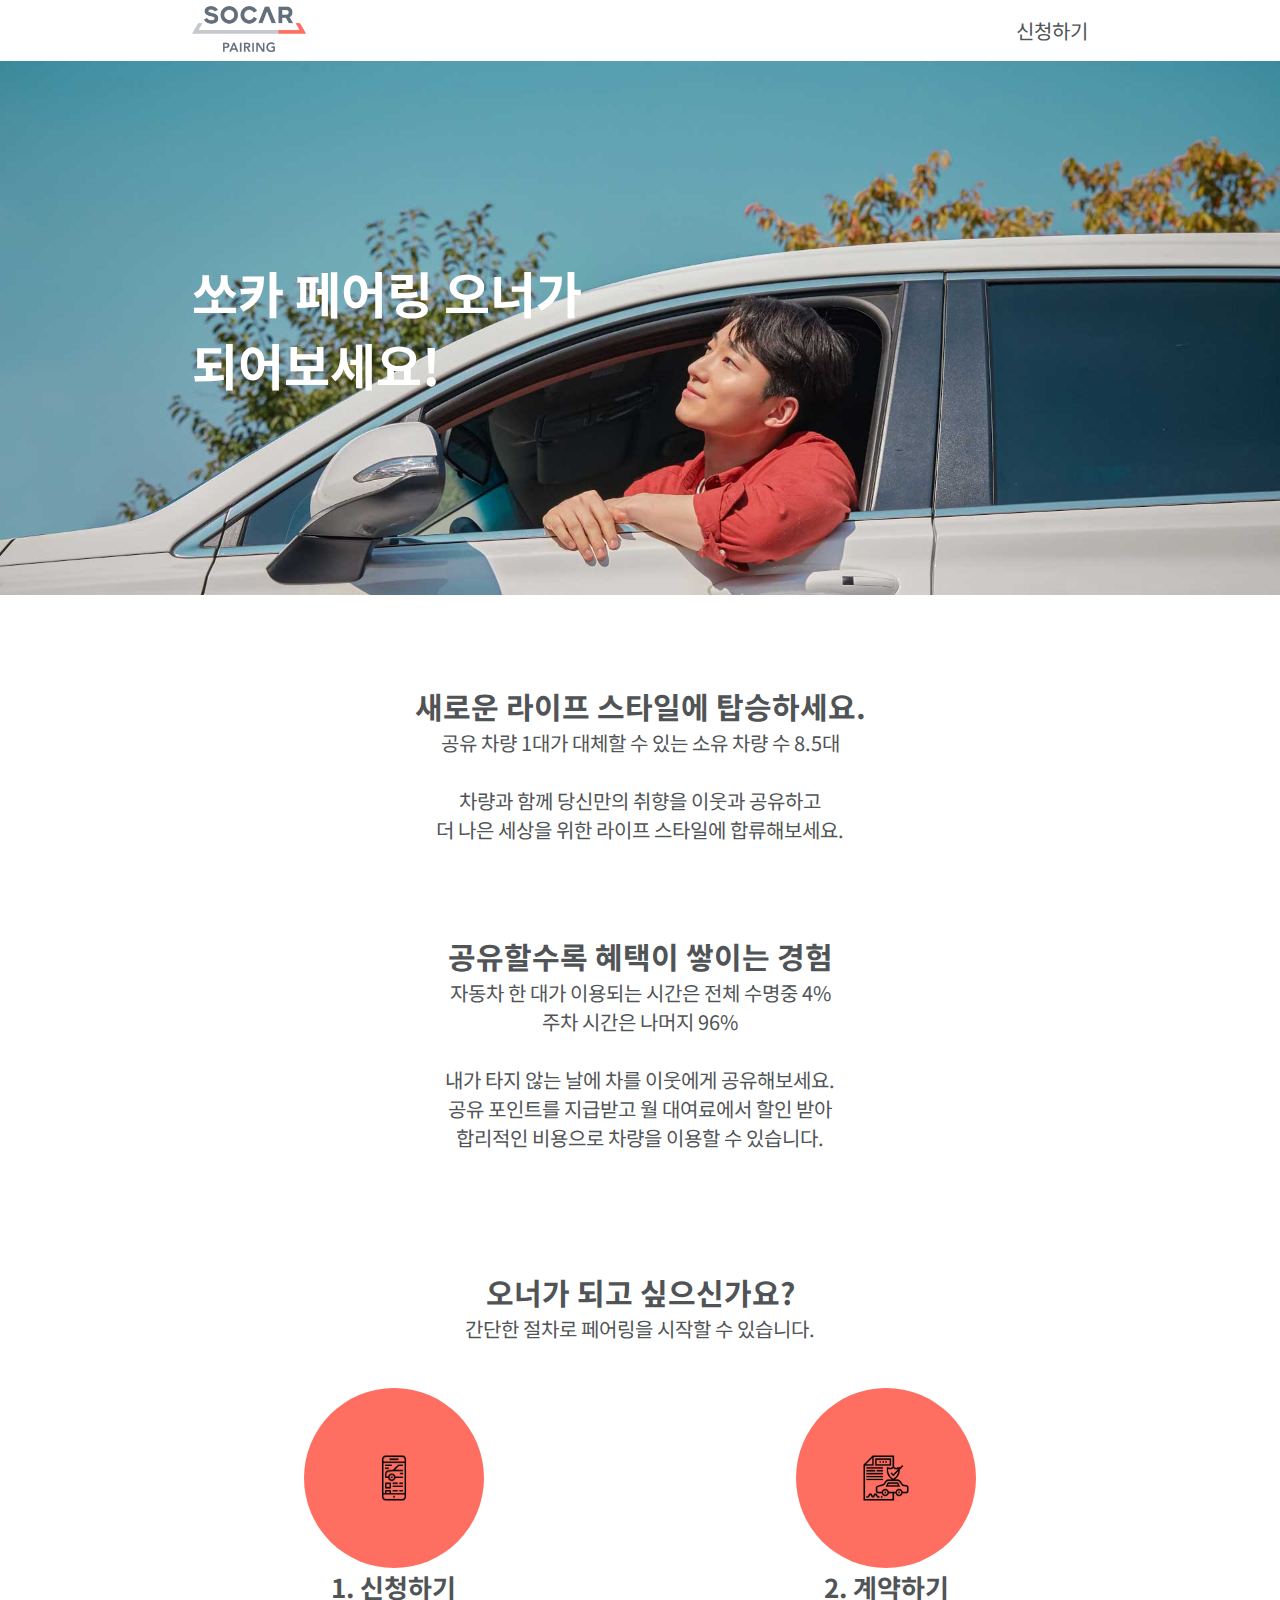
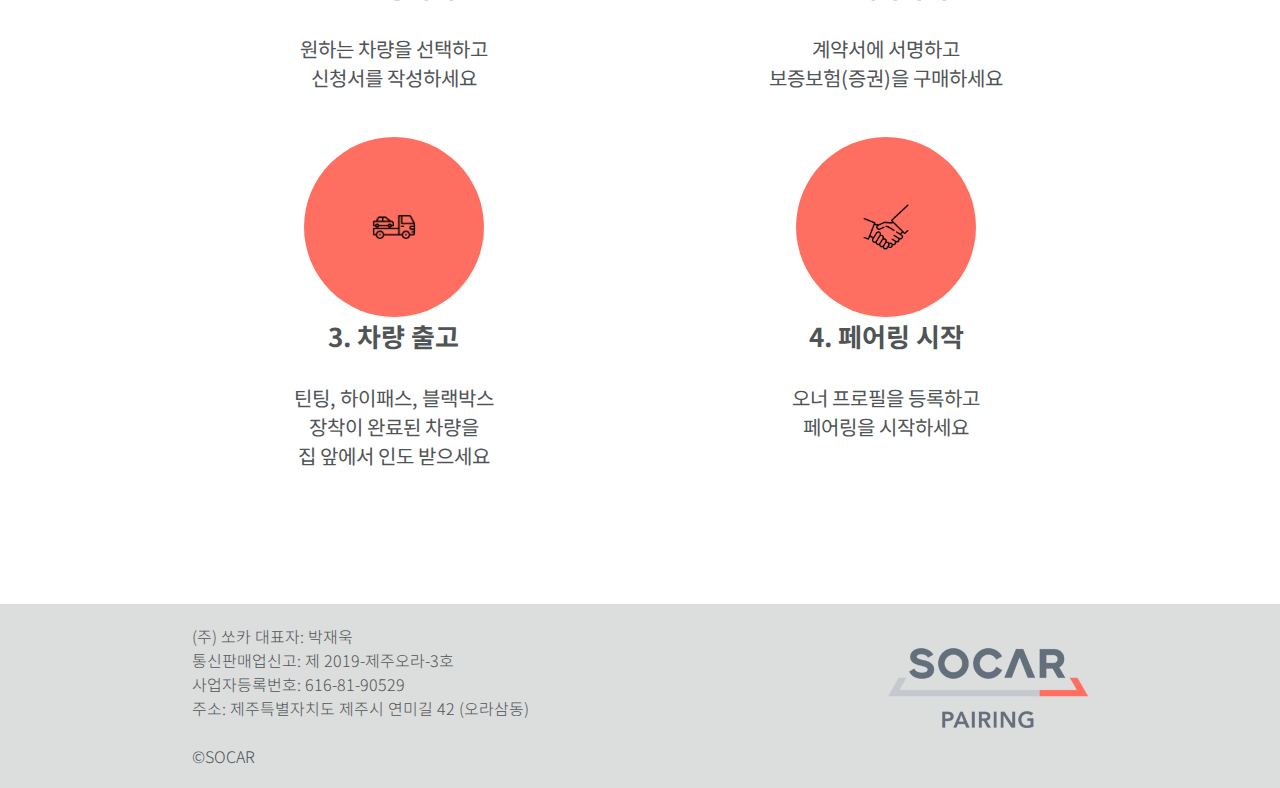
<file: pairing2.html>
<!DOCTYPE html>
<html lang="en">

<head>
    <meta charset="UTF-8">
    <title>취향으로 연결되는 쏘카 페어링</title>
    <link rel="icon" href="img/pairing/logo11.png">
    <meta name="viewport" content="width=device-width,initial-scale=1.0">
    <link href="css/pairing2.css" rel="stylesheet" type="text/css">
    <script src="js/common_service.js"></script>
</head>

<body>
    <header>
        <nav class="service_nav">
            <a class="toHome" href="pairing.html"><img src="img/pairing/logo.png" alt=""></a>
            <div class="service_nav_a">
                <a class="owner">신청하기</a>
            </div>
        </nav>
    </header>

    <article class="pairing_article2">
        <figure>
            <img src="img/pairing/pairing_main2.jpg" alt="">
            <figcaption>
                <strong>쏘카 페어링 오너가
                    되어보세요!</strong>
            </figcaption>
        </figure>
        <section class="owner1">
            <p><strong>새로운 라이프 스타일에 탑승하세요.</strong>
                공유 차량 1대가 대체할 수 있는 소유 차량 수 8.5대

                차량과 함께 당신만의 취향을 이웃과 공유하고
                더 나은 세상을 위한 라이프 스타일에 합류해보세요.</p>
            <p><strong>공유할수록 혜택이 쌓이는 경험</strong>
                자동차 한 대가 이용되는 시간은 전체 수명중 4%
                주차 시간은 나머지 96%

                내가 타지 않는 날에 차를 이웃에게 공유해보세요.
                공유 포인트를 지급받고 월 대여료에서 할인 받아
                합리적인 비용으로 차량을 이용할 수 있습니다.

            </p>
        </section>
        <section class="owner2">
            <div>
                <h4>오너가 되고 싶으신가요?</h4>
                <p>간단한 절차로 페어링을 시작할 수 있습니다.</p>
            </div>
            <ul>
                <li>
                    <span><img src="img/pairing/i1.png" alt=""></span>
                    <p><strong>1. 신청하기</strong>

                        원하는 차량을 선택하고
                        신청서를 작성하세요</p>
                </li>
                <li>
                    <span><img src="img/pairing/i2.png" alt=""></span>
                    <p><strong>2. 계약하기</strong>

                        계약서에 서명하고
                        보증보험(증권)을 구매하세요</p>
                </li>
                <li>
                    <span><img src="img/pairing/i3.png" alt=""></span>
                    <p><strong>3. 차량 출고</strong>

                        틴팅, 하이패스, 블랙박스
                        장착이 완료된 차량을
                        집 앞에서 인도 받으세요</p>
                </li>
                <li>
                    <span><img src="img/pairing/i4.png" alt=""></span>
                    <p><strong>4. 페어링 시작</strong>

                        오너 프로필을 등록하고
                        페어링을 시작하세요</p>
                </li>
            </ul>
        </section>



    </article>






    <footer>
        <div class="footerPack">
            <div>
                <p>(주) 쏘카 대표자: 박재욱
                    통신판매업신고: 제 2019-제주오라-3호
                    사업자등록번호: 616-81-90529
                    주소: 제주특별자치도 제주시 연미길 42 (오라삼동)

                    ©SOCAR</p>
                <p>
                    <img src="img/pairing/logo.png" alt="">
                </p>
            </div>
        </div>
    </footer>



</body>

</html>
</file>
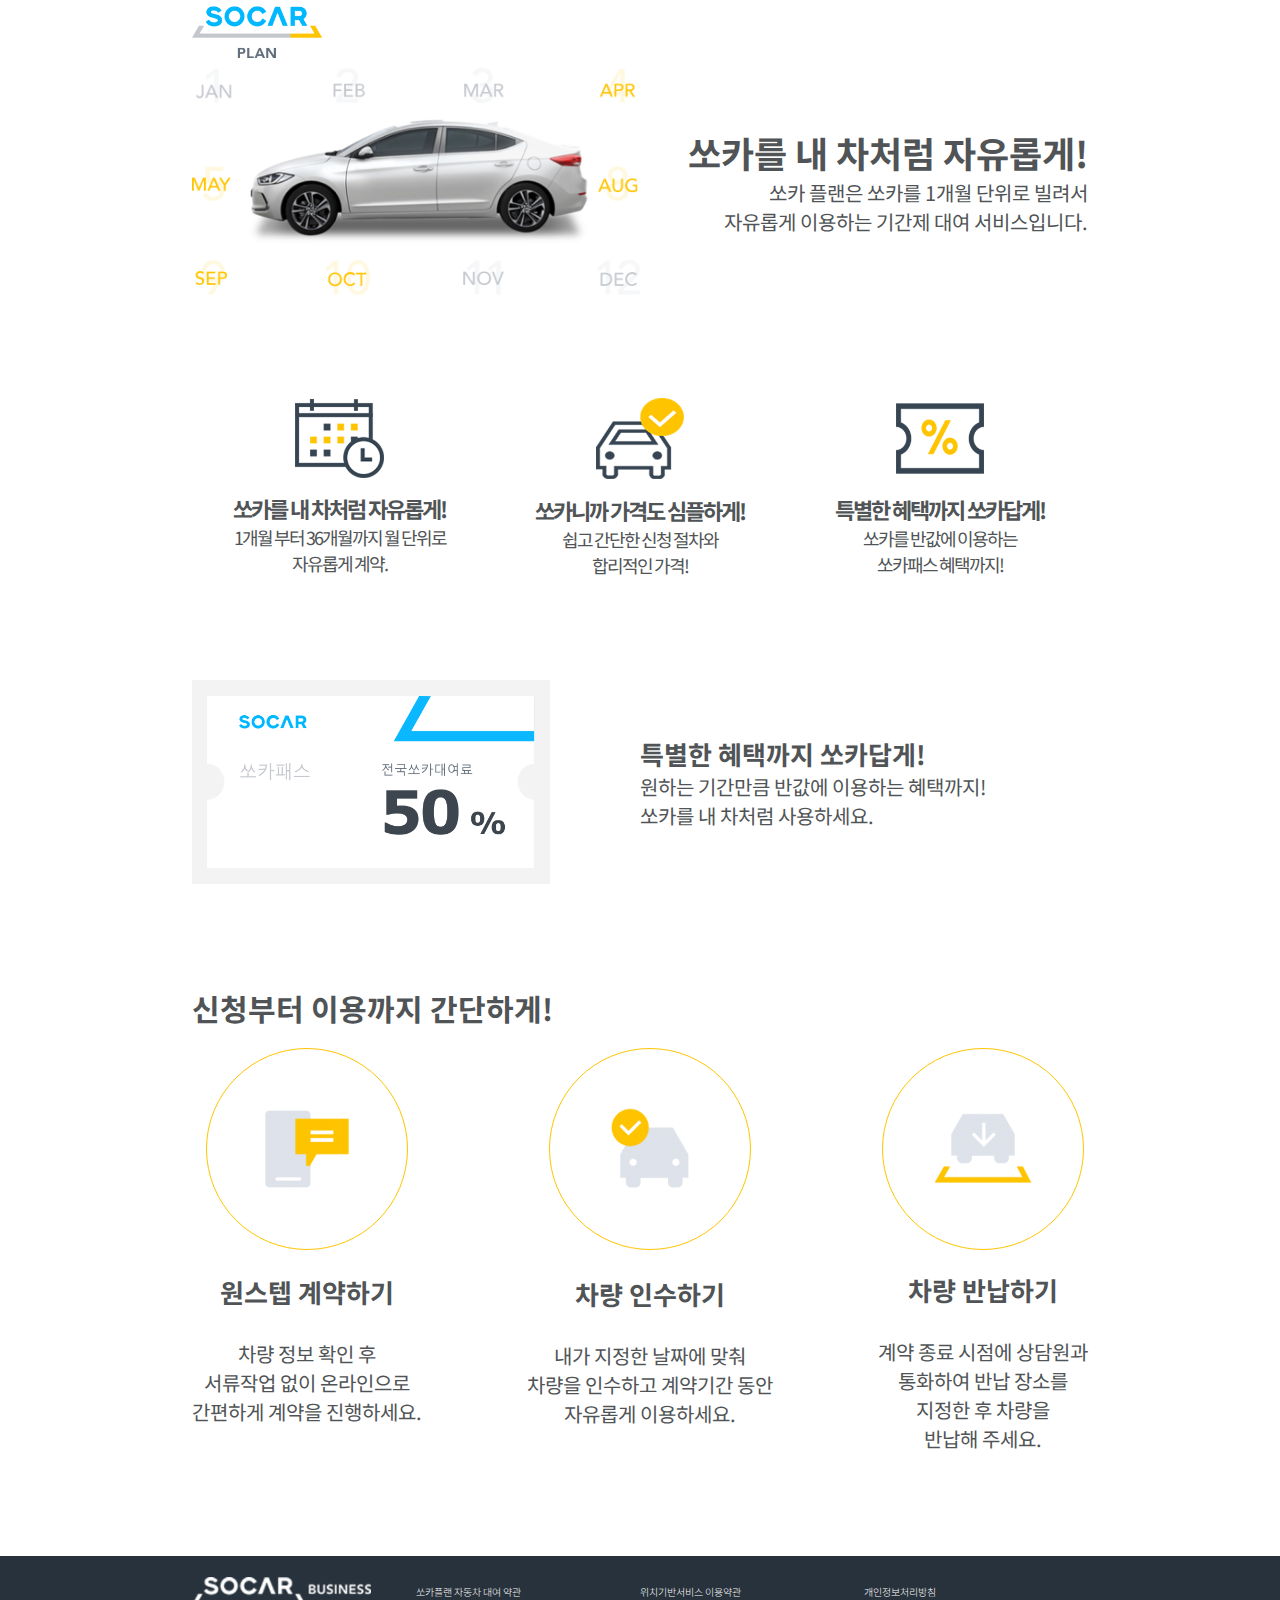
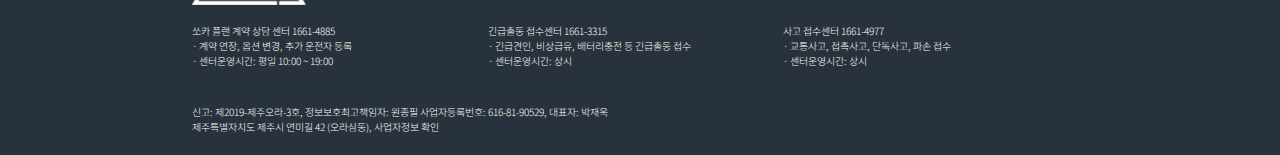
<file: plan.html>
<!DOCTYPE html>
<html lang="en">

<head>
    <meta charset="UTF-8">
    <title>쏘카를 내차처럼 자유롭게 쏘카 플랜</title>
    <link rel="icon" href="img/plan/logo_y.png">
    <meta name="viewport" content="width=device-width,initial-scale=1.0">
    <link href="css/plan.css" rel="stylesheet" type="text/css">
    <script src="js/common_service.js"></script>
</head>

<body>
    <header>
        <nav class="service_nav">
            <a class="toHome"><img src="img/plan/logo_y.png" alt=""></a>
        </nav>
    </header>

    <article>
        <section class="plan1">
            <img src="img/plan/plan_main.png" alt="">
            <p><strong>쏘카를 내 차처럼 자유롭게!</strong>
                쏘카 플랜은 쏘카를 1개월 단위로 빌려서
                자유롭게 이용하는 기간제 대여 서비스입니다.</p>
        </section>
        <section class="plan2">
            <ul>
                <li>
                    <img src="img/plan/i01.png" alt="">
                    <p><strong>쏘카를 내 차처럼 자유롭게!</strong>
                        1개월 부터 36개월까지 월 단위로
                        자유롭게 계약.</p>
                </li>
                <li>
                    <img src="img/plan/i02.png" alt="">
                    <p><strong>쏘카니까 가격도 심플하게!</strong>
                        쉽고 간단한 신청 절차와
                        합리적인 가격!</p>
                </li>
                <li>
                    <img src="img/plan/i03.png" alt="">
                    <p><strong>특별한 혜택까지 쏘카답게!</strong>
                        쏘카를 반값에 이용하는
                        쏘카패스 혜택까지!</p>
                </li>
            </ul>
        </section>
        <section class="plan3">
            <img src="img/plan/section3.png" alt="">
            <p><strong>특별한 혜택까지 쏘카답게!</strong>
                원하는 기간만큼 반값에 이용하는 혜택까지!
                쏘카를 내 차처럼 사용하세요.</p>
        </section>
        <section class="plan4">
            <h4>신청부터 이용까지 간단하게!</h4>
            <ul>
                <li>
                    <span><img src="img/plan/section4_1.png" alt=""></span>
                    <p><strong>원스텝 계약하기</strong>

                        차량 정보 확인 후
                        서류작업 없이 온라인으로
                        간편하게 계약을 진행하세요.</p>
                </li>
                <li>
                    <span><img src="img/plan/section4_2.png" alt=""></span>
                    <p><strong>차량 인수하기</strong>

                        내가 지정한 날짜에 맞춰
                        차량을 인수하고 계약기간 동안
                        자유롭게 이용하세요.</p>
                </li>
                <li>
                    <span><img src="img/plan/section4_3.png" alt=""></span>
                    <p><strong>차량 반납하기</strong>

                        계약 종료 시점에 상담원과
                        통화하여 반납 장소를
                        지정한 후 차량을
                        반납해 주세요.</p>
                </li>
            </ul>
        </section>
    </article>



    <footer>
        <div class="footerPack">
            <section class="fTop">
                <img src="img/business/logo_w.png" alt="">
                <a>쏘카플랜 자동차 대여 약관</a>
                <a>위치기반서비스 이용약관</a>
                <a>개인정보처리방침</a>

            </section>
            <section class="fMid">
                <div>
                    <p>쏘카 플랜 계약 상담 센터 1661-4885
                        · 계약 연장, 옵션 변경, 추가 운전자 등록
                        · 센터운영시간: 평일 10:00 ~ 19:00</p>
                </div>
                <div>
                    <p>긴급출동 접수센터 1661-3315
                        · 긴급견인, 비상급유, 배터리충전 등 긴급출동 접수
                        · 센터운영시간: 상시</p>
                </div>
                <div>
                    <p>사고 접수센터 1661-4977
                        · 교통사고, 접촉사고, 단독사고, 파손 접수
                        · 센터운영시간: 상시</p>
                </div>
            </section>
            <section class="fBottom">
                <p>신고: 제2019-제주오라-3호, 정보보호최고책임자: 원종필 사업자등록번호: 616-81-90529, 대표자: 박재욱
                    제주특별자치도 제주시 연미길 42 (오라삼동), 사업자정보 확인</p>
            </section>
        </div>
    </footer>



</body>

</html>
</file>
<file: css/index.css>
@import url(common.css);

body{
    height: 100vh;
    overflow: hidden;
}
main section{
    transition: .5s;
}
article{
    overflow: hidden;
}

.main1{
    position: relative;
    width: 100%;
    height: 100vh;
    overflow: hidden;
}
.main2{
    position: relative;
    width: 100%;
    height: 100vh;
    overflow: hidden;
}
.main3{
    position: relative;
    width: 100%;
    height: 100vh;
    overflow: hidden;
}
.main4{
    position: relative;
    width: 100%;
    height: 100vh;
    overflow: hidden;
}
.main5{
    position: relative;
    width: 100%;
    height: 100vh;
    overflow: hidden;
}

.mainVisual {
    width: 100%;
    height: 100vh;
    font-size: 0;
}

.mainVisual video{
    position: absolute;
    top:50%;
    left: 50%;
    transform: translate(-50%,-50%);
    height: 130vh;
}

.mainVisual img {
    position: absolute;
    top:50%;
    left: 50%;
    transform: translate(-50%,-50%);
    z-index: 0;
    height: 130vh;
}

.right {
    position: absolute;
    top: 50%;
    right: 15%;
    transform: translate(0, -50%);
    text-align: right;
    
}

.right h2 {
    font-size: 5rem;
    line-height: 1.1;
    margin: 0;
    color: #fff;
}

.right h2 strong {
    margin: 0;
    color: #00B8FF;    
}

.right h2 a{
    padding-right: 4rem;
    background: url('../img/index/arrow_r.png') right no-repeat;
    font-size: 2rem;
    background-size: 30%;
    color: #fff;
}


.left{
    position: absolute;
    top: 50%;
    left: 15%;
    transform: translate(0, -50%);
    text-align: right;
    color: #fff;
}
.left h2{
    line-height: 1.1;
    font-size: 5rem;
}

.left h2 strong {
    margin: 0;
    color: #00B8FF;    
}

.left h2 a{
    padding-right: 4rem;
    background: url('../img/index/arrow_r.png') right no-repeat;
    font-size: 2rem;
    background-size: 30%;
    color: #fff;
}

/*어플다운로드*/
.download {
    position: fixed;
    right: -0.1%;
    bottom: -0.3%;
    z-index: 200;
    width:200px;
}

.download img {
    width:100%;
}


@media all and (min-width:768px) and (max-width:1023px) {
    html,body{
        width:100%; height:100vh; overflow:hidden;
        position: fixed;
        top:0;
        left: 0;
    }
    main{
        position: fixed;
        top:0;
        left: 0;
        width: 100%; height:100%;
        overflow:hidden;
    }
    main section{
        position: absolute;
        top:0; left:0;
        width:100%;
        transition:.5s;
    }
    .mainVisual video{
        height: 100vh;
    }
    
    .mainVisual img {
        height: 100vh;
    }

    .right h2 {
        font-size: 3.6rem;
    }

    .right h2 a{
        font-size: 2rem;
    }

    .left h2{
        font-size: 3.6rem;
    }

    .left h2 a{
        font-size: 2rem;
    }

    /*어플다운로드*/
    .download {
        width:180px;
    }
}


/* 모바일 가로, 테블릿 세로 (해상도 480px ~ 767px)*/
@media all and (min-width:480px) and (max-width:767px) {
    html,body{
        width:100%; height:100vh; overflow:hidden;
        position: fixed;
        top:0;
        left: 0;
    }
    main{
        position: fixed;
        top:0;
        left: 0;
        width: 100%; height:100%;
        overflow:hidden;
    }
    main section{
        position: absolute;
        top:0; left:0;
        width:100%;
        transition:.5s;
    }
    .mainVisual video{
        height: 100vh;
    }
    
    .mainVisual img {
        height: 100vh;
    }
    
    .right {
        right: 10%;
    }
    
    .right h2 {
        font-size: 3rem;
        line-height: 1.1;
    }
    
    .right h2 a{
        padding-right: 4rem;
        font-size: 1.8rem;
    }

    .left{
        left: 10%;
    }

    .left h2{
        line-height: 1.1;
        font-size: 3rem;
    }
    
    .left h2 a{
        padding-right: 4rem;
        font-size: 1.8rem;
    }
    
    /*어플다운로드*/
    .download {
        width:150px;
    }
}

/* 모바일 가로, 테블릿 세로 (해상도 ~ 479px)*/
@media all and (max-width:479px) {
    html,body{
        width:100%; height:100vh; overflow:hidden;
        position: fixed;
        top:0;
        left: 0;
    }
    main{
        position: fixed;
        top:0;
        left: 0;
        width: 100%; height:100%;
        overflow:hidden;
    }
    main section{
        position: absolute;
        top:0; left:0;
        width:100%;
        transition:.5s;
    }
    .mainVisual video{
        height: 100vh;
    }
    
    .mainVisual img {
        height: 100vh;
    }
    
    .right {
        width:100%;
        right: 0%;
        text-align:center;
    }
    
    .right h2 {
        font-size: 2.4rem;
        line-height: 1.1;
    }

    .right h2 a{
        padding-right: 4rem;
        font-size: 1.8rem;
    }
    .left{
        width:100%;
        left: 0%;
        text-align: center;
    }
    .left h2{
        line-height: 1.1;
        font-size: 2.4rem;
    }
    .left h2 a{
        font-size: 1.8rem;
    }
    
    /*어플다운로드*/
    .download {
        position: fixed;
        right: -0.1%;
        bottom: -0.3%;
        z-index: 200;
        width:100px;
    }
}
</file>
<file: css/business.css>
@import url(service_common.css);
article {
    font-size: 0;
}

figure {
    width: 100%;
    margin: 0;
    padding: 0;
    position: relative;
}

figure img {
    width: 100%;
}

figure figcaption {
    margin: 0 auto;
    position: absolute;
    top:50%;
    left: 15%;
    transform: translate(0,-50%);
}

figure figcaption strong {
    color: #fff;
    font-size: 5rem;
    line-height: 1.2;
}

section {
    width: 70%;
    margin: 0 auto;
    margin-bottom: 10%;
}

.bus_top {
    margin: 5% 0;
    display: flex;
    justify-content: space-between;
    align-items: center;
}

.bus_top p {
    font-size: 3rem;
    color: #00469d;
}

.bus_top p a {
    display: block;
    text-align: center;
    font-size: 2rem;
    padding: 2rem;
    border: 1px solid #00469d;
}
.bus_top p a:hover{
    background-color: #00469d;
    color: #fff;
}

.bus_mid {
    width: 100%;
    margin: 0;
    padding: 0;
}

.bus_mid li {
    display: flex;
    justify-content: space-between;
    align-items: center;
    margin-bottom: 10%;
}
.bus_mid li:nth-of-type(2){
    display: block;
}
.bus_mid li:nth-of-type(2) p:nth-of-type(1){
    margin-bottom: 5%;
}


.bus_mid li p {
    width: 50%;
    color: #00469d;
    font-size: 2rem;
}
.bus_mid li:nth-of-type(2) p{
    width: 100%;
}

.bus_mid li p strong {
    background: url("../img/business/icon1.png") left no-repeat;
    font-size: 2.4rem;
    background-size: 10%;
    padding-left: 5rem;
}

.bus_mid li:nth-of-type(2) p strong {
    background: url("../img/business/icon2.png") left no-repeat;
    background-size: 10%;
}

.bus_mid li:nth-of-type(3) p strong {
    background: url("../img/business/icon3.png") left no-repeat;
    background-size: 10%;
}

.bus_mid li img {
    width: 35%;
}

.icon_pack {
    display: flex;
    justify-content: space-between;
    height:100%;
}

.icon_pack p {
    width: 33%;
    text-align: center;
}

.icon_pack p img {}



footer {
    width: 100%;
    background-color: #28323c;
}

.footerPack {
    font-weight: 300;
    width: 70%;
    margin: 0 auto;
    padding:1% 0;
}

.fTop {
    display: flex;
    justify-content: space-between;
    align-items: center;
    padding: 1% 0;
}

.fTop img {
    width:20%;
}

.fTop p {
    color: #fff;
    font-size:2rem;
}

.fMid {
    padding: 1% 0;
}

.fMid a {
    margin-right: 1.5%;
    color: #fff;
    font-size:1.6rem;
}

.fBottom {
    padding: 1% 0;
}

.fBottom p {
    color: #fff;
    font-size:1.4rem;
}

@media all and (min-width:1024px) and (max-width:1440px) {
    figure figcaption strong {
        font-size: 4rem;
    }

    .bus_top p {
        font-size: 2.4rem;
    }

    .bus_mid li p {
        letter-spacing: -2px;
    }
    
    .fTop p {
        font-size:1rem;
    }
    
    .fMid a {
        font-size:1.4rem;
    }
    .fBottom p {
        font-size:1rem;
    }
}

/* 테블릿  PC(해상도 768px ~ 1023px)*/
@media all and (min-width:768px) and (max-width:1023px) {
    figure figcaption strong {
        font-size: 3.6rem;
    }
    
    section {
        width: 70%;
        margin: 0 auto;
        margin-bottom: 10%;
    }

    .bus_top p {
        font-size: 2rem;
        letter-spacing: -2px;
    }

    .bus_mid li {
        display: flex;
        justify-content: space-between;
        align-items: center;
        margin-bottom: 10%;
    }
    .bus_mid li:nth-of-type(2){
        display: block;
    }
    .bus_mid li:nth-of-type(2) p:nth-of-type(1){
        margin-bottom: 5%;
    }
    
    .bus_mid li p {
        width: 60%;
        color: #00469d;
        font-size: 2rem;
        letter-spacing: -2px;
    }

    .icon_pack p img {
        width:80%;
    }
    
    .footerPack {
        font-weight: 300;
        width: 70%;
        margin: 0 auto;
        padding:1% 0;
    }
    
    .fTop {
        display: flex;
        justify-content: space-between;
        align-items: center;
        padding: 1% 0;
    }
    .fTop p {
        font-size:1rem;
    }
    
    .fMid a {
        font-size:1rem;
    }

    .fBottom p {
        font-size:1rem;
    }
}

/* 모바일 가로, 테블릿 세로 (해상도 480px ~ 767px)*/
@media all and (min-width:480px) and (max-width:767px) {
    figure figcaption strong {
        font-size: 2rem;
    }
    
    section {
        width: 80%;
    }

    .bus_top p {
        font-size: 1.6rem;
    }
    .bus_top p:nth-of-type(1){
        width: 65%;
    }
    .bus_top p:nth-of-type(2){
        width:20%;
    }
    .bus_top p a {
        font-size: 1.6rem;
        padding: 1rem;
    }

    .bus_mid li {
        display: flex;
        justify-content: space-between;
        align-items: center;
        flex-direction: column;
        margin-bottom: 10%;
        text-align: center;
    }
    .bus_mid li p {
        width: 100%;
        color: #00469d;
        font-size: 1.6rem;

    }
    .bus_mid li:nth-of-type(2) p{
        width: 100%;
    }
    
    .bus_mid li p strong {
        font-size: 1.8rem;
        padding-left: rem;
    }
    
    .bus_mid li img {
        width: 70%;
        margin-top: 5%;
    }
    
    .icon_pack {
        display: flex;
        justify-content: space-between;
        flex-direction: column;
    }
    
    .icon_pack p {
        width: 100%;
        margin-bottom: 5%;
    }
    
    .icon_pack p img {
        width: 40%;
    }
    .footerPack {
        width: 80%;
    }
    
    .fTop p {
        font-size:1rem;
    }
    
    .fMid {
        padding: 1% 0;
    }
    
    .fMid a {
        margin-right: 1.5%;
        font-size:1rem;
    }
    
    .fBottom {
        padding: 1% 0;
    }
    
    .fBottom p {
        font-size:0rem;
    }
}

/* 모바일 가로, 테블릿 세로 (해상도 ~ 479px)*/
@media all and (max-width:479px) {
    figure figcaption {
        left: 10%;
    }
    
    figure figcaption strong {
        font-size: 2rem;
        line-height: 1.2;
    }
    
    section {
        width: 80%;
    }
    
    .bus_top {
        flex-direction: column;
    }
    
    .bus_top p {
        letter-spacing: -0.5px;
        font-size: 1.6rem;
    }
    
    .bus_top p a {
        font-size: 1.6rem;
        padding: 2rem;
    }
    
    .bus_mid li {
        flex-direction: column;
        width: 100%;
        text-align: center;
    }
    .bus_mid li:nth-of-type(2){
        display: block;
    }
    .bus_mid li p {
        width: 100%;
        font-size: 1.4rem;
        margin-bottom: 5%;
    }
    .bus_mid li p strong {
        font-size: 1.8rem;
    }
    .bus_mid li img {
        width: 80%;
    }
    
    .icon_pack {
        flex-direction: column;
    }
    
    .icon_pack p {
        width: 100%;
        text-align: center;
        margin-bottom: 5%;
    }
    
    .icon_pack p img {
        width:40%;
    }
    
    .footerPack {
        width: 80%;
    }
    .fTop img{
        width:30%;
    }
    .fTop p {
        font-size:0rem;
    }
    .fMid a {
        font-size:1rem;
    }
    .fBottom p {
        font-size:0rem;
    }
}
</file>
<file: css/information.css>
@import url(common.css);

.top{
   width:100%;
   height:100%;
   /* position: relative; */
}

.top img{
    width:100%;
    position: relative;

}
.info_top{
    margin: 0 auto;
    position: absolute;
    top:50%;
    left: 50%;
    transform: translate(-50%,-50%);
}
.info_top h2{
    text-align: center;
    font-size: 5rem;
    color: #fff;
}

.info_con{
    width:70%;
    margin:0 auto;
}

.manual1{
    margin-bottom:20%;
}
.manual1 h3{
    font-size: 3rem;
    font-weight: bold;
    margin:1.5rem 0;
    width:100%;
    color: #505456;
}

.manual_con{
    display: flex;
    justify-content: space-between;
    align-items: center;
}
.manual_con ul{
    display: flex;
    justify-content: space-between;
    align-items: center;
    width: 100%;
    margin: 0;
    padding: 0;
}
.manual_con ul li{
    vertical-align:text-top;
    width:27%;
    color: #505456;
    text-align: center;
}
.manual_con ul li img{
    margin-bottom: 1rem;
    width: 20%;
}

.manual_con ul li:nth-of-type(4){
    width:19%;
}
.manual_con ul li:nth-of-type(4) img{
    width:100%
}

.manual_con ul li strong{
    font-size: 2.4rem;
}
.manual_con ul li p{
    font-size: 2rem;
    width:80%;
    margin: 0 auto;
    text-align: center; 
    margin: 0 auto;
}


.info_back{
    width: 100%;
    transform: translate(0%,0%);
    margin: 15% 0;
}
.info_back img{
    padding: 0rem 0;
    width: 100%;
}

.manual2{
    width: 100%;
    position:absolute;
    top:50%;
    left:0;
    transform: translate(0%,-75%);
}

.manual2 figure{
    margin:0;
    display: flex;
    justify-content: space-between;
    align-items: center;
    
}
.manual2 figure img{
    width:35%;
}
.manual2 figure figcaption{
    width:65%;
    color: #6a6d6e;
    /* transform: translate(0%,50%); */
    font-size: 2.2rem;
}
.manual2 figure figcaption p{}
.manual2 figure figcaption strong{
    color: #00b8ff;
}

/* 테블릿  PC(해상도 768px ~ 1023px)*/
@media all and (min-width:768px) and (max-width:1023px) {
     .info_top h2{
         font-size: 3.6rem;
     }
     .manual1 h3{
         font-size: 2.8rem;
         margin:1.5rem 0;
     }
     .manual_con ul{
         display: flex;
         justify-content: space-between;
         align-items: center;
     }
     .manual_con ul li{
         width: 33%;
     }
     .manual_con ul li img{
         margin-bottom: 1rem;
     }
     .manual_con ul li:nth-of-type(4){
        display:none;
    }
     .manual_con ul li strong{
         font-size: 2rem;
     }
     .manual_con ul li p{
         font-size: 1.6rem;
     }
    .manual2 figure img{
        width:35%;
    }
    .manual2 figure figcaption{
        width:65%;
        font-size: 1.6rem;
    }
}

/* 모바일 가로, 테블릿 세로 (해상도 480px ~ 767px)*/
@media all and (min-width:480px) and (max-width:767px) {
    .info_top h2{
        font-size: 3rem;
    }
    .info_con{
        width:80%;
    }
    .manual1{
        margin-bottom: 10%;
    }
    .manual1 h3{
        font-size: 2.6rem;
    }
    .manual_con ul{
        display: flex;
        flex-direction: column;
        justify-content: space-between;
        align-items: center;
        width: 100%;
        margin: 0;
        padding: 0;
    }
    .manual_con ul li{
        vertical-align:text-top;
        width:100%;
        margin-bottom: 10%;
        text-align: center;
    }
    .manual_con ul li img{
        margin-bottom: 1rem;
        width: 10%;
    }
    
    .manual_con ul li:nth-of-type(4){
        display: none;
    }
    .manual_con ul li strong{
        font-size: 2.2rem;
    }
    .manual_con ul li p{
        width:50%;
    }
    
    
    .info_back{
        width: 100%;
        transform: translate(0%,0%);
        margin: 0%;
        margin-bottom: 10%;
    }
    .info_back img{
        padding: 0rem 0;
        width: 100%;
        height:15vh;
    }
    
    .manual2{
        width: 100%;
        position:absolute;
        top:0%;
        left:0;
        transform: translate(0%,-100%);
    }
    
    .manual2 figure{
        display: flex;
        justify-content: space-between;
    }
    .manual2 figure img{
        display: none;
    }
    .manual2 figure figcaption{
        width:100%;
        transform: translate(0%,-70%);
        font-size: 1.8rem;
    }
}

/* 모바일 가로, 테블릿 세로 (해상도 ~ 479px)*/
@media all and (max-width:479px) {
    .info_top h2{
        font-size: 2.2rem;
    }
    .info_con{
        width:80%;
    }
    .manual1{
        margin-bottom: 10%;
    }
    .manual1 h3{
        font-size: 2rem;
        margin-bottom: 10%;
    }
    .manual_con ul{
        flex-direction: column;
    }
    .manual_con ul li{
        width:100%;
        margin-bottom: 10%;
    }
    .manual_con ul li img{
        width: 15%;
    }
    
    .manual_con ul li:nth-of-type(4){
        display: none;
    }
    .manual_con ul li strong{
        font-size: 1.6rem;
    }
    .manual_con ul li p{
        font-size: 1.4rem;
        width:80%;
    }
    
    
    .info_back{
        margin-bottom: 10%;
    }
    .info_back img{
        height:12vh;
    }
    .manual2{
        width: 100%;
        position:absolute;
        top:0%;
        left:0;
        transform: translate(0%,-100%);
    }
    
    .manual2 figure{
        display: flex;
        justify-content: space-between;
    }
    .manual2 figure img{
        display: none;
    }
    .manual2 figure figcaption{
        width:100%;
        transform: translate(0%,-70%);
        font-size: 1.2rem;
    }
}
</file>
<file: css/information02.css>
@import url(common.css);

body{
    /* position: relative; */
}
.top {
    width: 100%;
    height: 100%;
    position: relative;
}

.top img {
    width: 100%;
}

.info_top {
    margin: 0 auto;
    position: absolute;
    top: 50%;
    left: 50%;
    transform: translate(-50%, -50%);
}

.info_top h2 {
    text-align: center;
    font-size: 5rem;
    color: #fff;
}

.instructions {
    width: 70%;
    margin: 0 auto;
    margin-bottom: 20%;

}

.info2container {
    display: flex;
    justify-content: flex-end; 
}

.mobile {
    /* transform: translate(0, -30%); */
    width: 25%;
    position: relative;
}

.mobile img {
    width: 90%;
    position: absolute;
    top: 0;
    left: 0;
    display: none;
}
.mobile img.active{
    display: block;
}

.info_right {
    margin-top: 5%;
    width: 75%;
    height:100%;
}

.img_container {
    display: flex;
    justify-content: space-between;
    align-items: center;
    width:100%;
}

.img_container a {
    display: block;
    width: 9rem;
    height: 9rem;
    background-color: #7fdbff;
    border-radius: 100%;
}

.img_container a.active p{
    font-size: 2.4rem;
    background: none;
    color: #fff;
    transform: translate(25%, 15%);
}
.img_container a.active:nth-of-type(2) p{
    background: none;
    transform: translate(25%, 15%);
}
.img_container a.active:nth-of-type(3) p{
    background: none;
    transform: translate(25%, 15%);
}
.img_container a.active:nth-of-type(4) p{
    background: none;
    transform: translate(25%, 15%);
}
.img_container a.active:nth-of-type(5) p{
    background: none;
    transform: translate(25%, 15%);
}

.img_container a p {
    width:100%;
    height:100%;
    font-size: 0rem;
}

.img_container a p {
    background: url("../img/information/info02_1.png") center no-repeat;
    transform:translate(3%,-15%);
    background-size: 40%;
    font-size: 0;
}

.img_container a:nth-of-type(2) p{
    background: url("../img/information/info02_2.png") center no-repeat;
    background-size: 30%;
    transform:translate(0%,-15%);
}

.img_container a:nth-of-type(3) p{
    background: url("../img/information/info02_3.png") center no-repeat;
    background-size: 40%;
    transform:translate(0%,-20%);
}
.img_container a:nth-of-type(4) p{
    background: url("../img/information/info02_4.png") center no-repeat;
    background-size: 40%;
    transform:translate(0%,-15%);
}
.img_container a:nth-of-type(5) p{
    background: url("../img/information/info02_5.png") center no-repeat;
    background-size: 35%;
    transform:translate(0%,-15%);
}

.img_container span{
    display: block;
    width:15px;
    height: 15px;
}
.img_container span img{
    width:80%
}

.description_container {
    margin-top: 5%;
}

.description_container p {
    width: 100%;
    display: none;
    font-size: 2rem;
    color: #505456;
}

.description_container p.active {
    display: block;
}

.description_container p strong {
    font-size: 2.6rem;
}




/* 테블릿  PC(해상도 768px ~ 1023px)*/
@media all and (min-width:768px) and (max-width:1023px) {
    .info_top h2 {
        font-size: 3.6rem;
    }
    .instructions {
        margin-bottom: 10%;
    }

    .img_container a {
        width: 6rem;
        height: 6rem;
    }
    
    .img_container a p {
        transform:translate(5%,-20%);
        font-size: 0;
    }
    
    .img_container a:nth-of-type(2) p{
        transform:translate(0%,-25%);
    }
    
    .img_container a:nth-of-type(3) p{
        transform:translate(0%,-25%);
    }
    .img_container a:nth-of-type(4) p{
        transform:translate(0%,-20%);
    }
    .img_container a:nth-of-type(5) p{
        transform:translate(0%,-20%);
    }
    .img_container span{
        width:10px;
        height: 10px;
    }
    .img_container span img{
        width:100%
    }

    .img_container a.active p {
        font-size: 2rem;
        transform: translate(20%, 0%); 
    }
    
    .img_container a.active:nth-of-type(2) p{
        transform: translate(20%, 0%); 
    }
    
    .img_container a.active:nth-of-type(3) p{
        transform: translate(20%, 0%); 
    }
    .img_container a.active:nth-of-type(4) p{
        transform: translate(20%, 0%); 
    }
    .img_container a.active:nth-of-type(5) p{
        transform: translate(20%, 0%); 
    }
    .description_container p {
        font-size: 1.8rem;
    }
    .description_container p strong {
        font-size: 2.2rem;
    }
}

/* 모바일 가로, 테블릿 세로 (해상도 480px ~ 767px)*/
@media all and (min-width:480px) and (max-width:767px) {
    .info_top h2 {
        font-size: 3rem;
    }
    
    .instructions {
        width: 80%;
        margin-bottom: 15%;
    }

    .mobile {
        display: none;
    }
    .mobile img.active{
        display: none;
    }
    
    .info_right{
        width: 100%;
    }
    .img_container a {
        width: 6rem;
        height: 6rem;
    }
    
    .img_container a p {
        transform:translate(5%,-20%);
        font-size: 0;
    }
    
    .img_container a:nth-of-type(2) p{
        transform:translate(0%,-25%);
    }
    
    .img_container a:nth-of-type(3) p{
        transform:translate(0%,-25%);
    }
    .img_container a:nth-of-type(4) p{
        transform:translate(0%,-20%);
    }
    .img_container a:nth-of-type(5) p{
        transform:translate(0%,-20%);
    }
    .img_container span img{
        width:70%
    }
    .img_container a.active p {
        font-size: 2rem;
        transform: translate(20%, 0%); 
    }
    
    .img_container a.active:nth-of-type(2) p{
        transform: translate(20%, 0%); 
    }
    
    .img_container a.active:nth-of-type(3) p{
        transform: translate(20%, 0%); 
    }
    .img_container a.active:nth-of-type(4) p{
        transform: translate(20%, 0%); 
    }
    .img_container a.active:nth-of-type(5) p{
        transform: translate(20%, 0%); 
    }

    .description_container p {
        font-size: 1.4rem;
    }
    .description_container p strong {
        font-size: 2rem;
    }
}

/* 모바일 가로, 테블릿 세로 (해상도 ~ 479px)*/
@media all and (max-width:479px) {
    .info_top h2 {
        font-size: 2.2rem;
    }
    .instructions {
        width: 80%;
        margin-bottom: 15%;
    }
    .info2container {
        display: flex;
        justify-content: flex-end; 
    }
    .mobile {
        display: none;
    }
    .mobile img.active{
        display:none;
    }
    .info_right {
        margin-top: 5%;
        width: 100%;
    }
    .img_container {
    }
    .img_container a {
        width: 4rem;
        height: 4rem;
    }
    
    .img_container a p {
        transform:translate(5%,-30%);
        background-size: 50%;
        font-size: 0;
    }
    .img_container a:nth-of-type(2) p{
        transform:translate(0%,-35%);
        background-size: 35%;
    }
    
    .img_container a:nth-of-type(3) p{
        transform:translate(0%,-40%);
        background-size: 50%;
    }
    .img_container a:nth-of-type(4) p{
        transform:translate(0%,-35%);
        background-size: 50%;
    }
    .img_container a:nth-of-type(5) p{
        transform:translate(0%,-35%);
        background-size: 50%;
    }

    .img_container span{
        display: block;
        width:6px;
        height: 6px;
    }
    .img_container span img{
        width:70%
    }
    
    
    .img_container a.active p {
        font-size: 1.6rem;
        background: none;
        color: #fff;
        transform: translate(13%, -20%); 
    }
    
    .img_container a.active:nth-of-type(2) p{
        background: none;
        transform: translate(13%, -20%); 
    }
    
    .img_container a.active:nth-of-type(3) p{
        transform: translate(13%, -20%); 
    }
    .img_container a.active:nth-of-type(4) p{
        background: none;
        transform: translate(13%, -20%); 
    }
    .img_container a.active:nth-of-type(5) p{
        background: none;
        transform: translate(13%, -20%); 
    }
    .description_container p {
        font-size: 1.4rem;
    }
    .description_container p strong {
        font-size: 1.8rem;
    }
}
</file>
<file: css/pairing.css>
@import url(service_common.css);

.pairing_article {
    font-size: 0;
    margin: 0;
    padding: 0;
    width: 100%;
}

.pairing_article figure {
    width: 100%;
    margin: 0;
    position: relative;
}

.pairing_article figure img {
    width: 100%;
}

.pairing_article figure figcaption {
    width: 70%;
    margin: 0 auto;
    position: absolute;
    top: 35%;
    left: 15%;
}

.pairing_article figure figcaption p {
    font-size: 2.4rem;
    color: #fff;
}

.pairing_article figure figcaption p strong {
    font-size: 5rem;
    color: #fff;
}

.pairing_exp {
    width: 70%;
    margin: 0 auto;
}

.pairing_exp h3 {
    font-size: 3rem;
    color: #505456;
    text-align: right;
}

.pairing_exp ul {
    display: flex;
    justify-content: space-between;
    margin: 0;
    padding: 0;
}

.pairing_sub {
    margin:5% 0;
    width: 100%;
}

.pairing_sub:nth-child(4) {
    text-align: right;
}

.pairing_sub p {
    font-size: 2rem;
    color: #505456;
    letter-spacing: -0.5px;
}

.pairing_sub p strong {
    font-size: 2.6rem;
    color: #505456;
}

.pairing_exp ul li {
    width: 45%;
    margin-bottom: 10%;
}

.pairing_exp ul li img {
    width: 100%;
    margin-bottom: 1.5rem;
}

.pairing_exp ul li p {
    font-size: 1.8rem;
    color: #ff6f61;
    text-decoration: underline;
    margin-bottom: 0.5rem;
}

.pairing_exp ul li strong {
    font-size: 3rem;
    text-decoration: none;
    color: #505456;
    white-space: normal;
}


.pairing_instructions {
    width: 70%;
    margin: 3% auto;
    margin-bottom: 10%;
}

.pairing_sub2 {
    margin-bottom: 2%;
}

.pairing_sub2 h4 {
    font-size: 3rem;
    color: #505456;
}

.pairing_sub2 p {
    font-size: 2rem;
    color: #505456;
}


.pairing_instructions ul {
    display: flex;
    justify-content: space-between;
    margin:0;
    padding:0;
}

.pairing_instructions ul li {
    width: 25%;

}

.pairing_instructions ul li img {
    width: 90%;
}

.pairing_instructions ul li p {
    line-height: 1.2;
    letter-spacing: 0.5px;
    font-size: 2rem;
    color: #505456;
    width:75%;
    margin:0 auto;
    /* white-space: normal; */
}

.pairing_instructions ul li p span {
    display: block;
    color: #ff6f61;
    text-decoration: underline;
}

.pairing_instructions ul li p strong {
    font-size: 2.6rem;
    color: #505456;
}

.footer {
    width: 100%;

}

.footerPack {
    background-color: #dcdddd;
    width: 100%;
    font-weight: 300;
}

.footerPack div {
    display: flex;
    justify-content: space-between;
    width: 70%;
    margin: 0 auto;
    padding: 2rem 0;
}

.footerPack p {
    font-size: 1.6rem;
    color: #505456;
}

.footerPack p img {
    width: 100%;
}


/* 테블릿  PC(해상도 768px ~ 1023px)*/
@media all and (min-width:768px) and (max-width:1023px) {
.pairing_article figure figcaption {
    top: 25%;
}

.pairing_article figure figcaption p {
    font-size: 2rem;
}

.pairing_article figure figcaption p strong {
    font-size: 3.6rem;
}
.pairing_exp h3 {
    font-size: 2.6rem;
    line-height: 1.2;
}
.pairing_sub{
    margin:10% 0;
}
.pairing_sub p {
    font-size: 1.8rem;
}

.pairing_sub p strong {
    font-size: 2.2rem;
}
.pairing_exp ul li p {
    font-size: 1.6rem;
}
.pairing_exp ul li{
    margin-bottom: 5%;
}
.pairing_exp ul li strong {
    font-size: 2rem;
    line-height: 1.2;
}


.pairing_instructions {
    width: 70%;
    margin: 3% auto;
    margin-bottom: 10%;
}

.pairing_sub2 {
    margin-bottom: 2%;
}

.pairing_sub2 h4 {
    font-size: 2.2rem;
}

.pairing_sub2 p {
    font-size: 1.8rem;
}


.pairing_instructions ul {
    display: flex;
    flex-wrap: wrap;
}

.pairing_instructions ul li {
    width: 45%;
    margin-bottom: 5%;

}

.pairing_instructions ul li img {
    width: 75%;
}

.pairing_instructions ul li p {
    line-height: 1.2;
    letter-spacing: 0.5px;
    font-size: 1.8rem;
    width:100%;
}
.pairing_instructions ul li p strong {
    font-size: 2rem;
}
.footerPack p {
    font-size: 1rem;
}

.footerPack p img {
    width: 50%;
}
}

/* 모바일 가로, 테블릿 세로 (해상도 480px ~ 767px)*/
@media all and (min-width:480px) and (max-width:767px) {

    .pairing_article figure figcaption {
        width: 80%;
        margin: 0 auto;
        position: absolute;
        top: 25%;
        left: 10%;
    }
    
    .pairing_article figure figcaption p {
        font-size: 1.8rem;
        line-height: 1.2;
    }
    
    .pairing_article figure figcaption p strong {
        font-size: 2.4rem;
        color: #fff;
    }
    
    .pairing_exp {
        width: 80%;
        margin: 0 auto;
    }
    
    .pairing_exp h3 {
        font-size: 2.4rem;
        line-height: 1.2;
    }
    .pairing_sub{
    margin:20% 0 10% 0;
    }
    .pairing_sub p {
        font-size: 1.6rem;
    }
    .pairing_sub p strong {
        font-size: 2rem;
        color: #505456;
    }
    .pairing_exp ul{
        flex-direction: column;
    }
    
    .pairing_exp ul li {
        width: 100%;
        margin-bottom: 10%;
    }

    .pairing_exp ul:nth-of-type(1) li:nth-of-type(2){
        margin-bottom: 0;
    }
    
    .pairing_exp ul li img {
        width: 100%;
        margin-bottom: 1.5rem;
    }
    
    .pairing_exp ul li p {
        font-size: 1.6rem;
        color: #ff6f61;
        text-decoration: underline;
        margin-bottom: 0.5rem;
    }
    
    .pairing_exp ul li strong {
        font-size: 1.8rem;
    }
    
    
    .pairing_instructions {
        width: 80%;
        margin: 5% auto;
        margin-bottom: 10%;
    }
    
    .pairing_sub2 h4 {
        font-size: 2rem;
    }
    
    .pairing_sub2 p {
        font-size: 1.6rem;
    }
    
    
    .pairing_instructions ul {
        flex-direction: column;
        align-items: center;
    }
    
    .pairing_instructions ul li {
        width: 100%;
    
    }
    
    .pairing_instructions ul li img {
        width: 60%;
        margin:0 auto;
        margin-left: 20%;
    }
    
    .pairing_instructions ul li p {
        font-size: 1.6rem;
        width:70%;
        margin:0 auto;
        text-align: center;
    
    }
    

    .pairing_instructions ul li p strong {
        font-size: 1.8rem;
    }
    
    .footerPack div {
        width: 80%;
    }
    
    .footerPack p {
        font-size: 1rem;
    }
    
    .footerPack p img {
        width: 60%;
    }
}

/* 모바일 가로, 테블릿 세로 (해상도 ~ 479px)*/
@media all and (max-width:479px) {
    .pairing_article figure figcaption {
        width: 80%;
        top: 20%;
        left: 10%;
    }
    
    .pairing_article figure figcaption p {
        font-size: 1.6rem;
        line-height: 1.1;
    }
    
    .pairing_article figure figcaption p strong {
        font-size: 2rem;
    }
    
    .pairing_exp {
        width: 80%;
    }
    
    .pairing_exp h3 {
        font-size: 1.6rem;
    }
    
    .pairing_exp ul {
        flex-direction: column;
    }
    
    .pairing_sub {
        margin:5% 0;
    }
    
    .pairing_sub:nth-child(4) {
        text-align: right;
    }
    
    .pairing_sub p {
        font-size: 1.4rem;
    }
    
    .pairing_sub p strong {
        font-size: 1.8rem;
    }
    
    .pairing_exp ul li {
        width: 100%;
    }
    
    .pairing_exp ul li img {
        margin-bottom: 1rem;
    }
    
    .pairing_exp ul li p {
        font-size: 1.4rem;
    }
    
    .pairing_exp ul li strong {
        font-size: 1.6rem;
    }
    
    
    .pairing_instructions {
        width: 80%;
        margin: 3% auto;
        margin-bottom: 10%;
    }
    
    .pairing_sub2 {
        margin-bottom: 2%;
    }
    
    .pairing_sub2 h4 {
        font-size: 1.8rem;
    }
    
    .pairing_sub2 p {
        font-size: 1.4rem;
    }
    
    .pairing_instructions{
        margin-top: 10%;
    }
    .pairing_instructions ul {
        flex-direction: column;
    }
    
    .pairing_instructions ul li {
        width: 100%;
    
    }
    
    .pairing_instructions ul li img {
        width: 80%;
        margin-left: 10%;
    }
    
    .pairing_instructions ul li p {
        line-height: 1.2;
        letter-spacing: 0.5px;
        font-size: 1.4rem;
        color: #505456;
        width:75%;
        margin:0 auto;
        /* white-space: normal; */
    
    }

    .pairing_instructions ul li p strong {
        font-size: 1.8rem;
    }
    
    .footerPack div {
        display: flex;
        justify-content: space-between;
        width: 80%;
        margin: 0 auto;
        padding: 2rem 0;
    }
    
    .footerPack p {
        font-size: 1rem;
    }
    
    .footerPack p img {
        display: none;
    }
    
}
</file>
<file: css/pairing2.css>
@import url(service_common.css);
@import url(pairing.css);


.pairing_article2 {
    width: 100%;
    font-size: 0;
}

.pairing_article2 figure {
    width: 100%;
    margin: 0;
    padding: 0;
    position: relative;
    margin-bottom: 5%;
}

.pairing_article2 figure img {
    width: 100%;
}

.pairing_article2 figure figcaption {
    position: absolute;
    top: 50%;
    left: 15%;
    transform: translate(0%,-50%);
}

.pairing_article2 figure figcaption strong {
    font-size: 5rem;
    color: #fff;
}

.owner1 {
    width: 70%;
    margin: 0 auto;
}

.owner1 p {
    width: 100%;
    color: #505456;
    font-size: 2rem;
    text-align: center;
    margin: 10% auto;
}

.owner1 p strong {
    font-size: 3rem;
}

.owner2 {
    width: 70%;
    margin: 5% auto;
}

.owner2 div {
    width: 100%;
    text-align: center;
    color: #505456;
}

.owner2 div h4 {
    font-size: 3rem;
}

.owner2 div p {
    font-size: 2rem;
}

.owner2 ul {
    margin: 0;
    padding:0;
    display: flex;
    justify-content: space-between;
    align-items: flex-start;
    margin: 5% 0 10% 0;
}

.owner2 ul li {width: 25%;}

.owner2 ul li span {
    display: block;
    width:18rem;
    height:18rem;
    border-radius: 100%;
    background-color: #ff6f61;
    margin: 0 auto;
}

.owner2 ul li span img {
    width:25%;
    transform: translate(150%,150%);
}

.owner2 ul li p {
    color: #505456;
    font-size: 2rem;
    text-align: center;
}

.owner2 ul li p strong {
    font-size: 2.6rem;
}

@media all and (min-width:1024px) and (max-width:1440px) {
    .owner2 ul {
        display: flex;
        justify-content: space-between;
        flex-wrap: wrap;
    }
    
    .owner2 ul li {
        width: 45%;
        margin-bottom: 5%;
    }
}


/* 테블릿  PC(해상도 768px ~ 1023px)*/
@media all and (min-width:768px) and (max-width:1023px) {
    .pairing_article2 figure figcaption strong {
        font-size: 3.6rem;
    }
    
    .owner1 p {
        font-size: 2rem;
        margin: 10% auto;
        line-height: 1.3;
    }
    
    .owner1 p strong {
        font-size: 2.6rem;
    }
    
    .owner2 {
        margin: 10% auto;
    }
    .owner2 div h4 {
        font-size: 2.6rem;
    }
    
    .owner2 div p {
        font-size: 2rem;
    }
    
    .owner2 ul {
        display: flex;
        justify-content: space-between;
        flex-wrap: wrap;
    }
    
    .owner2 ul li {
        width: 45%;
        margin-bottom: 5%;
    }
    
    .owner2 ul li span {
        display: block;
        width:16rem;
        height:16rem;
    }
    
    .owner2 ul li p {
        color: #505456;
        font-size: 1.8rem;
        text-align: center;
    }
    
    .owner2 ul li p strong {
        font-size: 2rem;
    }
}

/* 모바일 가로, 테블릿 세로 (해상도 480px ~ 767px)*/
@media all and (min-width:480px) and (max-width:767px) {
    .pairing_article2 figure figcaption {
        left: 10%;
    }
    
    .pairing_article2 figure figcaption strong {
        font-size: 2.4rem;
    }
    
    .owner1 {
        width: 80%;
    }
    
    .owner1 p {
        font-size: 1.6rem;
        text-align: center;
        margin: 10% auto;
    }
    
    .owner1 p strong {
        font-size: 2rem;
    }
    
    .owner2 {
        width: 80%;
    }

    .owner2 div h4 {
        font-size: 2rem;
    }
    
    .owner2 div p {
        font-size: 1.6rem;
    }
    
    .owner2 ul {
        flex-wrap: wrap;
    }
    
    .owner2 ul li {
        width: 80%;
        margin: 0 auto;
        margin-bottom: 5%;
    }
    
    .owner2 ul li span {
        margin-bottom: 2%;
        width:14rem;
        height:14rem;
    }
    
    .owner2 ul li p {
        font-size: 1.6rem;
    }
    
    .owner2 ul li p strong {
        font-size: 1.8rem;
    }
}

/* 모바일 가로, 테블릿 세로 (해상도 ~ 479px)*/
@media all and (max-width:479px) {
    .pairing_article2 figure figcaption {
        left: 10%;
    }
    
    .pairing_article2 figure figcaption strong {
        font-size: 2rem;
    }
    
    .owner1 {
        width: 80%;
    }
    
    .owner1 p {
        font-size: 1.4rem;
    }
    
    .owner1 p strong {
        font-size: 1.8rem;
    }
    
    .owner2 {
        width: 80%;
        margin: 10% auto;
    }
    .owner2 div h4 {
        font-size: 1.8rem;
    }
    
    .owner2 div p {
        font-size: 1.4rem;
    }
    
    .owner2 ul {
        flex-wrap: wrap;
    }
    
    .owner2 ul li {
        width: 80%;
        margin: 0 auto;
        margin-bottom: 5%;
    }
    
    .owner2 ul li span {
        margin-bottom: 5%;
        width:14rem;
        height:14rem;
    }
    
    .owner2 ul li p {
        font-size: 1.4rem;
    }
    
    .owner2 ul li p strong {
        font-size: 1.6rem;
    }
}
</file>
<file: css/plan.css>
@import url(service_common.css);

article {
    font-size: 0;
}

.service_nav_a.planA {}

.service_nav_a.planA:hover a{
    color:#ffc400;
    margin-left: 0;
}


section {
    width: 70%;
    margin: 0 auto;
}

.plan1 {
    display: flex;
    justify-content: space-between;
    align-items: center;
    margin-bottom: 8%;
    position: relative;
}

.plan1 img {
    width: 50%;
}

.plan1 p {
    position: absolute;
    top:50%;
    right:0;
    transform: translate(0,-50%);
    text-align: right;
    color: #505456;
    font-size: 2rem;
}

.plan1 p strong {
    font-size: 5rem;
}

.plan2 {
    margin-bottom: 8%;
}

.plan2 ul {
    margin: 0;
    padding: 0;
    display: flex;
    justify-content: space-between;
    align-items: center;
}

.plan2 ul li {
    text-align: center;
    width: 33%;
}

.plan2 ul li img {
    width: 30%;
}

.plan2 ul li p {
    color: #505456;
    font-size: 2rem;
    margin-top: 5%;
}

.plan2 ul li p strong {
    font-size: 2.4rem;
}

.plan3 {
    display: flex;
    justify-content: space-between;
    align-items: center;
    margin-bottom: 8%;
}

.plan3 img {
    width: 40%;
}

.plan3 p {
    width: 50%;
    color: #505456;
    font-size: 2.4rem;
}

.plan3 p strong {
    font-size: 3rem;
}

.plan4{
    margin-bottom: 8%;
}
.plan4 h4{
    color: #505456;
    font-size: 3rem;
    margin-bottom: 2%;
}
.plan4 ul{
    display: flex;
    justify-content: space-between;
    align-items: flex-start;
    margin:0;
    padding:0;
}
.plan4 ul li{
    display: block;
}
.plan4 ul li span{
    display: block;
    width:24rem;
    height:24rem;
    border-radius: 100%;
    margin: 0 auto;
    border: 1px solid #ffc400;

}
.plan4 ul li span img{
    width: 50%;
    transform: translate(50%,50%);
}
.plan4 ul li p{
    text-align: center;
    color: #505456;
    font-size: 2rem;
    margin-top: 10%;
}
.plan4 ul li p strong{
    font-size: 2.6rem;
}


footer {
    font-weight: 300;
    width: 100%;
    background-color: #28323c;
}

.footerPack {
    width: 70%;
    margin: 0 auto;
    padding: 1% 0;
}

.fTop {
    width:100%;
    display: flex;
    justify-content: space-between;
    align-items: center;
    padding: 1% 0;
}

.fTop img {
    width: 20%;
    margin-right: 5%;
}

.fTop a {
    width: 25%;
    color: #fff;
    font-size: 1.6rem;
}

.fMid {
    width:100%;
    padding: 1% 0;
    display: flex;
    justify-content: flex-start;
}
.fMid div{
    width:30%;
}


.fMid div p {
    margin-right: 1.5%;
    color: #fff;
    font-size: 1rem;
}

.fBottom {
    width:100%;
    padding: 1% 0;
}

.fBottom p {
    color: #fff;
    font-size: 1rem;
}

@media all and (min-width:1024px) and (max-width:1440px) {
    .plan1 p {
        font-size: 2rem;
    }
    
    .plan1 p strong {
        font-size: 3.6rem;
    }

    .plan2 ul li img {
        width: 30%;
    }
    
    .plan2 ul li p {
        font-size: 1.8rem;
        letter-spacing: -2px;
    }
    
    .plan2 ul li p strong {
        font-size: 2.2rem;
    }
    
    .plan3 p {
        font-size: 2rem;
    }
    
    .plan3 p strong {
        font-size: 2.6rem;
    }
    
    .plan4 ul li span{
        width:20rem;
        height:20rem;
    
    }
    .footerPack {
        padding: 1% 0;
    }
    
    .fTop {
        display: flex;
        justify-content: space-between;
        padding: 1% 0;
    }
    
    .fTop img {
        width: 20%;
    }
    
    .fTop a {
        color: #fff;
        font-size: 1rem;
    }
    
    .fMid div{
        width:33%;
        margin-bottom: 2%;
    }
}

/* 테블릿  PC(해상도 768px ~ 1023px)*/
@media all and (min-width:768px) and (max-width:1023px) {
    .plan1 img {
        width: 40%;
    }
    
    .plan1 p {
        letter-spacing: -2px;
        font-size: 2rem;
    }
    
    .plan1 p strong {
        font-size: 3.6rem;
    }
    
    .plan2 ul {
        flex-direction: column;
    }
    
    .plan2 ul li {
        margin-bottom: 5%;
        width: 100%;
    }
    
    .plan2 ul li img {
        width: 15%;
    }
    
    .plan2 ul li p {
        color: #505456;
        font-size: 1.8rem;
        margin-top: 1%;
    }
    
    .plan2 ul li p strong {
        font-size: 2rem;
    }
    
    .plan3 {
        flex-direction: column;
    }
    
    .plan3 img {
        width: 50%;
    }
    
    .plan3 p {
        margin-top: 3%;
        text-align: center;
        width: 70%;
        font-size: 2rem;
    }
    
    .plan3 p strong {
        font-size: 2.6rem;
    }

    .plan4 h4{
        font-size: 2.6rem;
        margin: 10% 0 5% 0;
        text-align: center;
    }
    .plan4 ul{
        flex-direction: column;
        justify-content: space-between;
        align-items: flex-start;
    }
    .plan4 ul li{
        display: block;
        width: 100%;
        margin-bottom: 5%;
    }
    .plan4 ul li span{
        display: block;
        width:18rem;
        height:18rem;
    }

    .plan4 ul li p{
        text-align: center;
        color: #505456;
        font-size: 1.8rem;
        margin-top: 1%;
    }
    .plan4 ul li p strong{
        font-size: 2rem;
    }
    
    .fTop a {
        font-size: 1rem;
    }
    .fMid div{
        width:33%;
    }
}

/* 모바일 가로, 테블릿 세로 (해상도 480px ~ 767px)*/
@media all and (min-width:480px) and (max-width:767px) {

    section {
        width: 80%;
    } 
    .plan1 img {
        width: 40%;
    }
    
    .plan1 p {
        letter-spacing: -2px;
        font-size: 1.8rem;
        line-height: 1.3;
    }
    
    .plan1 p strong {
        font-size: 2.4rem;
    }
    
    .plan2 ul {
        flex-direction: column;
    }
    
    .plan2 ul li {
        width: 100%;
        margin-bottom: 5%;
    }
    
    .plan2 ul li img {
        width: 15%;
    }
    
    .plan2 ul li p {
        font-size: 1.4rem;
        margin-top: 1%;
    }
    
    .plan2 ul li p strong {
        font-size: 1.8rem;
    }
    
    .plan3 {
        flex-direction: column;
        margin-bottom: 10%;
    }
    
    .plan3 img {
        width: 50%;
    }
    
    .plan3 p {
        width: 100%;
        font-size: 1.4rem;
        text-align: center;
    }
    
    .plan3 p strong {
        font-size: 1.8rem;
    }
    
    .plan4 h4{
        font-size: 2rem;
        text-align: center;
        margin-bottom: 2%;
    }
    .plan4 ul{
        display: flex;
        justify-content: space-between;
        align-items: flex-start;
        flex-direction: column;
    }
    .plan4 ul li{
        width: 100%;
        margin-bottom: 5%;
    }
    .plan4 ul li span{
        width:14rem;
        height:14rem;
    }

    .plan4 ul li p{
        font-size: 1.6rem;
        margin-top: 2%;
    }
    .plan4 ul li p strong{
        font-size: 1.8rem;
    }
    
    .footerPack {
        width: 80%;
    }
    .fTop img {
        width: 10%;
    }
    
    .fTop a {
        width: 30%;
        color: #fff;
        font-size: 1rem;
    }
    
    .fMid {
        margin: 2% 0;
        width:100%;
        padding: 1% 0;
        display: flex;
        flex-wrap: wrap;
        justify-content: flex-start;
    }
    .fMid div{
        margin: 1% 0;
        width:50%;
    }
    
    
    .fMid div p {
        margin-right: 1.5%;
        color: #fff;
        font-size: 1rem;
    }
}

/* 모바일 가로, 테블릿 세로 (해상도 ~ 479px)*/
@media all and (max-width:479px) {
    section {
        width: 80%;
    }
    
    .plan1 {
        margin-bottom: 10%;
    }
    
    .plan1 img {
        width: 40%;
    }
    
    .plan1 p {
        letter-spacing: -2px;
        font-size: 1.6rem;
    }
    
    .plan1 p strong {
        font-size: 2rem;
    }
    
    .plan2 {
        margin-bottom: 10%;
    }
    
    .plan2 ul {
        flex-direction: column;
    }
    
    .plan2 ul li {
        width: 100%;
        margin-bottom: 5%;
    }
    
    .plan2 ul li img {
        width: 15%;
    }
    
    .plan2 ul li p {
        font-size: 1.4rem;
        margin-top: 3%;
    }
    
    .plan2 ul li p strong {
        font-size: 1.8rem;
    }
    
    .plan3 {
        flex-direction: column;
        margin-bottom: 10%;
    }
    
    .plan3 img {
        width: 40%;
        margin: 0 auto;
        margin-bottom: 5%;
    }
    
    .plan3 p {
        text-align: center;
        width: 100%;
        font-size: 1.4rem;
    }
    
    .plan3 p strong {
        font-size: 1.8rem;
    }
    
    .plan4{
        margin-bottom: 8%;
    }
    .plan4 h4{
        font-size: 1.8rem;
        margin-bottom: 5%;
        text-align: center;
    }
    .plan4 ul{
        flex-direction: column;
    }
    .plan4 ul li{
        width: 100%;
        margin-bottom: 5%;
    }
    .plan4 ul li span{
        display: block;
        width:12rem;
        height:12rem;
    
    }
    .plan4 ul li p{
        font-size: 1.4rem;
        margin-top: 5%;
        line-height: 1.2;
    }
    .plan4 ul li p strong{
        font-size: 1.8rem;
    }

    .footerPack {
        width: 80%;
    }
    
    .fTop {
        width:100%;
        display: flex;
        justify-content: space-between;
        align-items: center;
        flex-wrap: wrap;
        padding: 1% 0;
    }
    
    .fTop img {
        display: none;
    }
    
    .fTop a {
        width: 45%;
        font-size: 1rem;
    }
    
    .fMid {
        display: none;
    }
    .fMid div{
        width:30%;
    }
    
    
    .fMid div p {
        margin-right: 1.5%;
        color: #fff;
        font-size: 1rem;
    }
    
    .fBottom {
        width:100%;
        padding: 1% 0;
    }
    
    .fBottom p {
        color: #fff;
        font-size: 1rem;
    }
}
</file>
